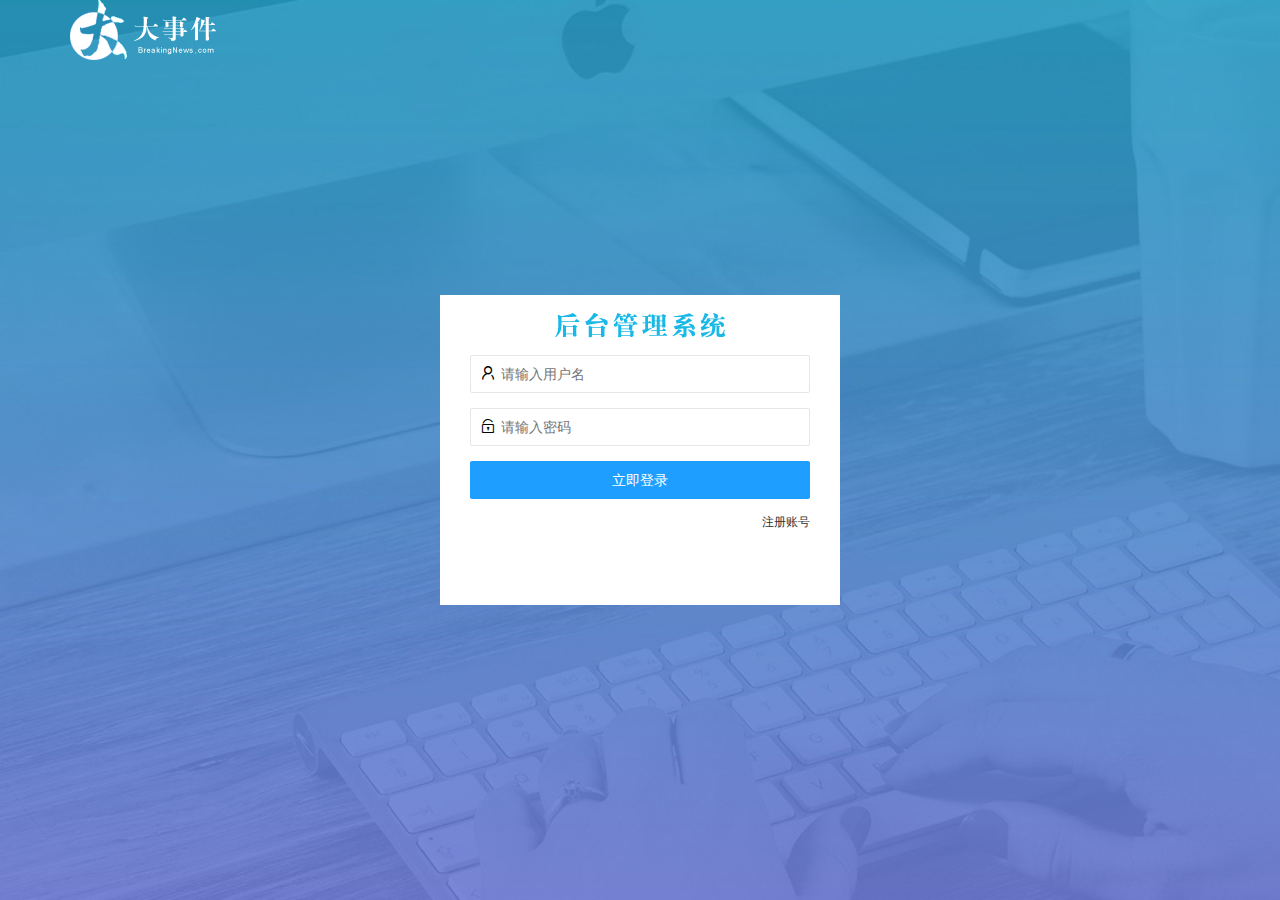
<file: login.html>
<!DOCTYPE html>
<html lang="en">

<head>
    <meta charset="UTF-8">
    <meta name="viewport" content="width=device-width, initial-scale=1.0">
    <title>登录/注册</title>
    <link rel="stylesheet" href="/assets/lib/layui/css/layui.css">
    <link rel="stylesheet" href="/assets/css/login.css">
</head>

<body>
    <!-- 头部的log区域 -->
    <div class="layui-main">
        <img src="/assets/images/logo.png" alt="">
    </div>

    <!-- 登录注册区域 -->
    <div class="loginAndRegBox">
        <div class="title-box"></div>

        <!-- 登录 -->
        <div class="login-box">
            <form class="layui-form" id="formLogin">
                <!-- 用户名 -->
                <div class="layui-form-item">
                    <i class="layui-icon layui-icon-username"></i>
                    <input type="text" name="username" required lay-verify="required" placeholder="请输入用户名"
                        autocomplete="off" class="layui-input">
                </div>
                <!-- 密码 -->
                <div class="layui-form-item">
                    <i class="layui-icon layui-icon-password"></i>
                    <input type="password" name="password" required lay-verify="required|pwd" placeholder="请输入密码"
                        autocomplete="off" class="layui-input">
                </div>

                <!-- 登录 -->
                <div class="layui-form-item">
                    <button class="layui-btn layui-btn-fluid layui-btn-normal" lay-submit
                        lay-filter="formDemo">立即登录</button>
                </div>

                <div class="layui-form-item links">
                    <a href="javascript:;" id="link_reg">注册账号</a>
                </div>

            </form>
        </div>

        <!-- 注册 -->
        <div class="reg-box">
            <!-- 注册表单 -->
            <form class="layui-form" id="regForm">
                <!-- 用户名 -->
                <div class="layui-form-item">
                    <i class="layui-icon layui-icon-username"></i>
                    <input type="text" name="username" required lay-verify="required" placeholder="填写用户名"
                        autocomplete="off" class="layui-input">
                </div>
                <!-- 密码 -->
                <div class="layui-form-item">
                    <i class="layui-icon layui-icon-password"></i>
                    <input type="password" name="password" required lay-verify="pwd" placeholder="设置密码"
                        autocomplete="off" class="layui-input">
                </div>

                <!-- 再次确认密码 -->
                <div class="layui-form-item">
                    <i class="layui-icon layui-icon-password"></i>
                    <input type="password" name="repassword" required lay-verify="pwd|repwd" placeholder="请再次确认密码"
                        autocomplete="off" class="layui-input">
                </div>

                <!-- 注册按钮 -->
                <div class="layui-form-item">
                    <button class="layui-btn layui-btn-fluid layui-btn-normal" lay-submit
                        lay-filter="formDemo">立即注册</button>
                </div>

                <div class="layui-form-item links">
                    <a href="javascript:;" id="link_login">已有账号?去登陆</a>
                </div>

            </form>
        </div>


    </div>

    <!-- 导入Layui -->
    <script src="./assets/lib/layui/layui.all.js"></script>
    <!-- 导入jqr -->
    <script src="./assets/lib/jquery.js"></script>
    <!-- 导入自己封装的ajaxPrefilter -->
    <script src="./assets/js/baseAPI.js"></script>
    <!-- 导入自己的js -->
    <script src="./assets/js/login.js"></script>
</body>

</html>
</file>
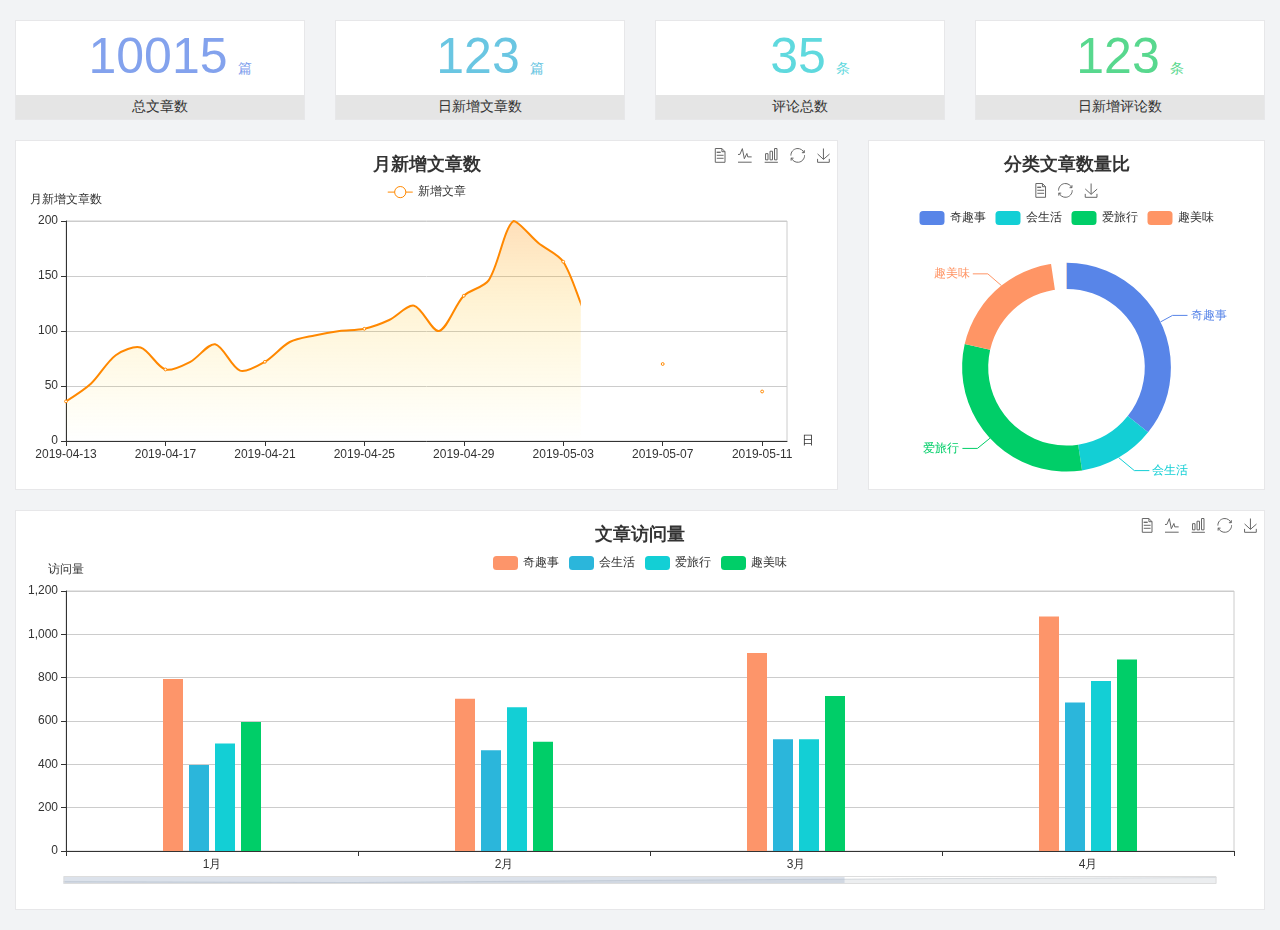
<file: home/dashboard.html>
<!DOCTYPE html>
<html lang="en">

<head>
  <meta charset="UTF-8">
  <meta name="viewport" content="width=device-width, initial-scale=1.0">
  <meta http-equiv="X-UA-Compatible" content="ie=edge">
  <title>图表统计</title>
  <link rel="stylesheet" href="../../assets/lib/bootstrap.css" />
  <link rel="stylesheet" href="../../assets/lib/main.css" />
  <script src="../../assets/lib/jquery.js"></script>
  <script type="text/javascript" src="../../assets/lib/echarts.min.js"></script>
</head>

<body>
  <div class="container-fluid">
    <div class="row spannel_list">
      <div class="col-sm-3 col-xs-6">
        <div class="spannel">
          <em>10015</em><span>篇</span>
          <b>总文章数</b>
        </div>
      </div>
      <div class="col-sm-3 col-xs-6">
        <div class="spannel scolor01">
          <em>123</em><span>篇</span>
          <b>日新增文章数</b>
        </div>
      </div>
      <div class="col-sm-3 col-xs-6">
        <div class="spannel scolor02">
          <em>35</em><span>条</span>
          <b>评论总数</b>
        </div>
      </div>
      <div class="col-sm-3 col-xs-6">
        <div class="spannel scolor03">
          <em>123</em><span>条</span>
          <b>日新增评论数</b>
        </div>
      </div>
    </div>
  </div>

  <div class="container-fluid">
    <div class="row curve-pie">
      <div class="col-lg-8 col-md-8">
        <div class="gragh_pannel" id="curve_show"></div>
      </div>
      <div class="col-lg-4 col-md-4">
        <div class="gragh_pannel" id="pie_show"></div>
      </div>
    </div>
  </div>

  <div class="container-fluid">
    <div class="column_pannel" id="column_show"></div>
  </div>

  <script>
    var oChart = echarts.init(document.getElementById('curve_show'));
    var aList_all = [
      { 'count': 36, 'date': '2019-04-13' },
      { 'count': 52, 'date': '2019-04-14' },
      { 'count': 78, 'date': '2019-04-15' },
      { 'count': 85, 'date': '2019-04-16' },
      { 'count': 65, 'date': '2019-04-17' },
      { 'count': 72, 'date': '2019-04-18' },
      { 'count': 88, 'date': '2019-04-19' },
      { 'count': 64, 'date': '2019-04-20' },
      { 'count': 72, 'date': '2019-04-21' },
      { 'count': 90, 'date': '2019-04-22' },
      { 'count': 96, 'date': '2019-04-23' },
      { 'count': 100, 'date': '2019-04-24' },
      { 'count': 102, 'date': '2019-04-25' },
      { 'count': 110, 'date': '2019-04-26' },
      { 'count': 123, 'date': '2019-04-27' },
      { 'count': 100, 'date': '2019-04-28' },
      { 'count': 132, 'date': '2019-04-29' },
      { 'count': 146, 'date': '2019-04-30' },
      { 'count': 200, 'date': '2019-05-01' },
      { 'count': 180, 'date': '2019-05-02' },
      { 'count': 163, 'date': '2019-05-03' },
      { 'count': 110, 'date': '2019-05-04' },
      { 'count': 80, 'date': '2019-05-05' },
      { 'count': 82, 'date': '2019-05-06' },
      { 'count': 70, 'date': '2019-05-07' },
      { 'count': 65, 'date': '2019-05-08' },
      { 'count': 54, 'date': '2019-05-09' },
      { 'count': 40, 'date': '2019-05-10' },
      { 'count': 45, 'date': '2019-05-11' },
      { 'count': 38, 'date': '2019-05-12' },
    ];

    let aCount = [];
    let aDate = [];

    for (var i = 0; i < aList_all.length; i++) {
      aCount.push(aList_all[i].count);
      aDate.push(aList_all[i].date);
    }

    var chartopt = {
      title: {
        text: '月新增文章数',
        left: 'center',
        top: '10'
      },
      tooltip: {
        trigger: 'axis'
      },
      legend: {
        data: ['新增文章'],
        top: '40'
      },
      toolbox: {
        show: true,
        feature: {
          mark: { show: true },
          dataView: { show: true, readOnly: false },
          magicType: { show: true, type: ['line', 'bar'] },
          restore: { show: true },
          saveAsImage: { show: true }
        }
      },
      calculable: true,
      xAxis: [
        {
          name: '日',
          type: 'category',
          boundaryGap: false,
          data: aDate
        }
      ],
      yAxis: [
        {
          name: '月新增文章数',
          type: 'value'
        }
      ],
      series: [
        {
          name: '新增文章',
          type: 'line',
          smooth: true,
          itemStyle: { normal: { areaStyle: { type: 'default' }, color: '#f80' }, lineStyle: { color: '#f80' } },
          data: aCount
        }],
      areaStyle: {
        normal: {
          color: new echarts.graphic.LinearGradient(0, 0, 0, 1, [{
            offset: 0,
            color: 'rgba(255,136,0,0.39)'
          }, {
            offset: .34,
            color: 'rgba(255,180,0,0.25)'
          }, {
            offset: 1,
            color: 'rgba(255,222,0,0.00)'
          }])

        }
      },
      grid: {
        show: true,
        x: 50,
        x2: 50,
        y: 80,
        height: 220
      }
    };

    oChart.setOption(chartopt);


    var oPie = echarts.init(document.getElementById('pie_show'));
    var oPieopt =
    {
      title: {
        top: 10,
        text: '分类文章数量比',
        x: 'center'
      },
      tooltip: {
        trigger: 'item',
        formatter: "{a} <br/>{b} : {c} ({d}%)"
      },
      color: ['#5885e8', '#13cfd5', '#00ce68', '#ff9565'],
      legend: {
        x: 'center',
        top: 65,
        data: ['奇趣事', '会生活', '爱旅行', '趣美味']
      },
      toolbox: {
        show: true,
        x: 'center',
        top: 35,
        feature: {
          mark: { show: true },
          dataView: { show: true, readOnly: false },
          magicType: {
            show: true,
            type: ['pie', 'funnel'],
            option: {
              funnel: {
                x: '25%',
                width: '50%',
                funnelAlign: 'left',
                max: 1548
              }
            }
          },
          restore: { show: true },
          saveAsImage: { show: true }
        }
      },
      calculable: true,
      series: [
        {
          name: '访问来源',
          type: 'pie',
          radius: ['45%', '60%'],
          center: ['50%', '65%'],
          data: [
            { value: 300, name: '奇趣事' },
            { value: 100, name: '会生活' },
            { value: 260, name: '爱旅行' },
            { value: 180, name: '趣美味' }
          ]
        }
      ]
    };
    oPie.setOption(oPieopt);



    var oColumn = this.echarts.init(document.getElementById('column_show'));
    var oColumnopt =
    {
      title: {
        text: '文章访问量',
        left: 'center',
        top: '10'
      },
      tooltip: {
        trigger: 'axis'
      },
      legend: {
        data: ['奇趣事', '会生活', '爱旅行', '趣美味'],
        top: '40'
      },
      toolbox: {
        show: true,
        feature: {
          mark: { show: true },
          dataView: { show: true, readOnly: false },
          magicType: { show: true, type: ['line', 'bar'] },
          restore: { show: true },
          saveAsImage: { show: true }
        }
      },
      calculable: true,
      xAxis: [
        {
          type: 'category',
          data: ['1月', '2月', '3月', '4月', '5月']
        }
      ],
      yAxis: [
        {
          name: '访问量',
          type: 'value'
        }
      ],
      series: [
        {
          name: '奇趣事',
          type: 'bar',
          barWidth: 20,
          itemStyle: {
            normal: { areaStyle: { type: 'default' }, color: '#fd956a' }
          },
          data: [800, 708, 920, 1090, 1200]
        },
        {
          name: '会生活',
          type: 'bar',
          barWidth: 20,
          itemStyle: {
            normal: { areaStyle: { type: 'default' }, color: '#2bb6db' }
          },
          data: [400, 468, 520, 690, 800]
        },
        {
          name: '爱旅行',
          type: 'bar',
          barWidth: 20,
          itemStyle: {
            normal: { areaStyle: { type: 'default' }, color: '#13cfd5' }
          },
          data: [500, 668, 520, 790, 900]
        },
        {
          name: '趣美味',
          type: 'bar',
          barWidth: 20,
          itemStyle: {
            normal: { areaStyle: { type: 'default' }, color: '#00ce68' }
          },
          data: [600, 508, 720, 890, 1000]
        }
      ],
      grid: {
        show: true,
        x: 50,
        x2: 30,
        y: 80,
        height: 260
      },
      dataZoom: [//给x轴设置滚动条
        {
          start: 0,//默认为0
          end: 100 - 1000 / 31,//默认为100
          type: 'slider',
          show: true,
          xAxisIndex: [0],
          handleSize: 0,//滑动条的 左右2个滑动条的大小
          height: 8,//组件高度
          left: 45, //左边的距离
          right: 50,//右边的距离
          bottom: 26,//右边的距离
          handleColor: '#ddd',//h滑动图标的颜色
          handleStyle: {
            borderColor: "#cacaca",
            borderWidth: "1",
            shadowBlur: 2,
            background: "#ddd",
            shadowColor: "#ddd",
          }
        }]
    };
    oColumn.setOption(oColumnopt);
  </script>
</body>

</html>
</file>
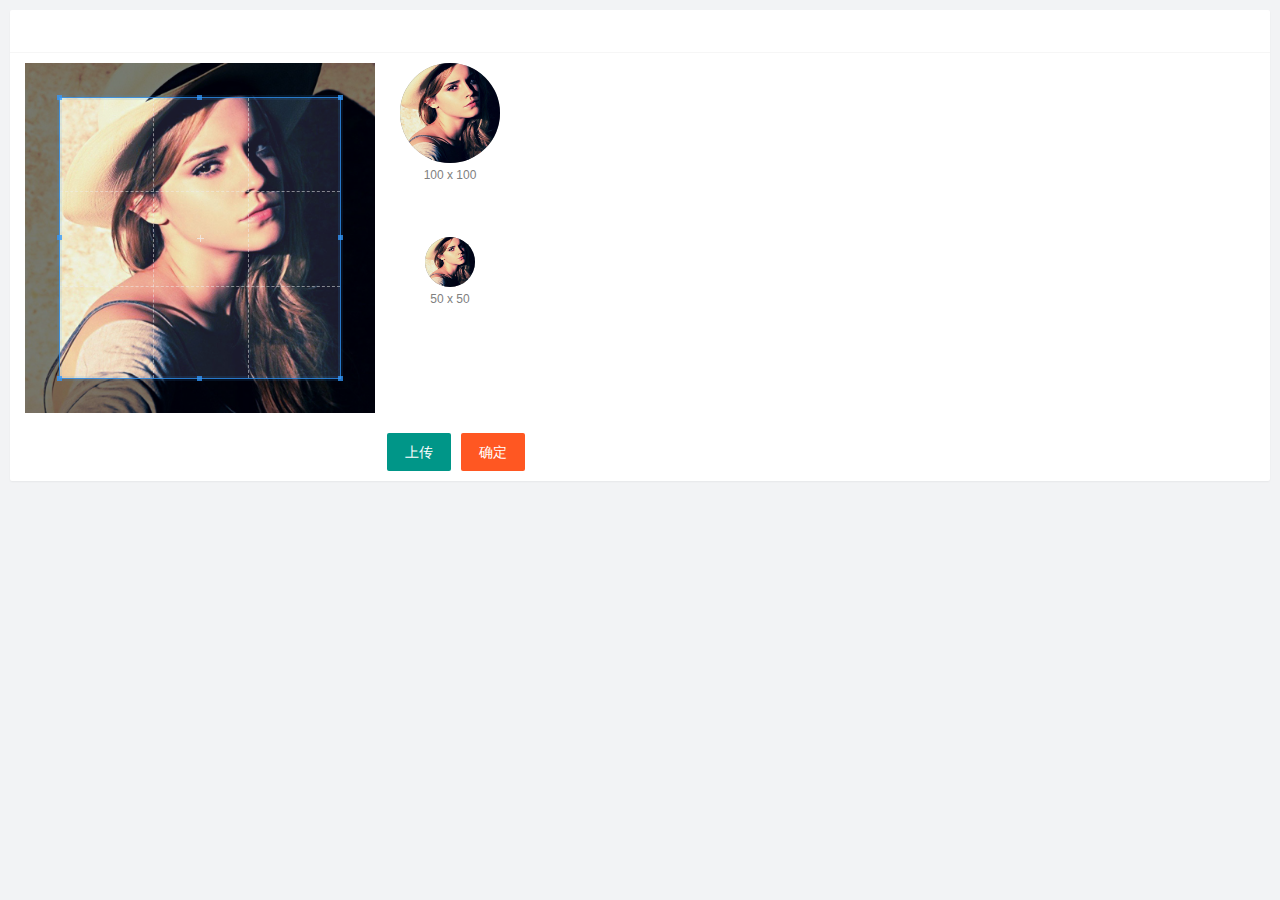
<file: user/user_avatar.html>
<!DOCTYPE html>
<html lang="en">

<head>
    <meta charset="UTF-8">
    <meta name="viewport" content="width=device-width, initial-scale=1.0">
    <title>Document</title>
    <link rel="stylesheet" href="/assets/lib/layui/css/layui.css">
    <link rel="stylesheet" href="/assets/lib/cropper/cropper.css">
    <link rel="stylesheet" href="/user/css/user_avatar.css">
</head>

<body>
    <!-- 卡片区 -->
    <div class="layui-card">
        <div class="layui-card-header"></div>
        <div class="layui-card-body">
            <!-- form表单区域 -->
            <!-- 第一行的图片裁剪和预览区域 -->
            <div class="row1">
                <!-- 图片裁剪区域 -->
                <div class="cropper-box">
                    <!-- 这个 img 标签很重要，将来会把它初始化为裁剪区域 -->
                    <img id="image" src="/assets/images/sample.jpg" />
                </div>
                <!-- 图片的预览区域 -->
                <div class="preview-box">
                    <div>
                        <!-- 宽高为 100px 的预览区域 -->
                        <div class="img-preview w100"></div>
                        <p class="size">100 x 100</p>
                    </div>
                    <div>
                        <!-- 宽高为 50px 的预览区域 -->
                        <div class="img-preview w50"></div>
                        <p class="size">50 x 50</p>
                    </div>
                </div>
            </div>

            <!-- 第二行的按钮区域 -->
            <div class="row2">
                <input type="file" id="file" accept="image/jpeg,image/png">
                <button type="button" class="layui-btn" id="btnUlopd">上传</button>
                <button type="button" class="layui-btn layui-btn-danger" id="btnOk">确定</button>
            </div>
        </div>
    </div>
    <script src="/assets/lib/layui/layui.all.js"></script>
    <script src="/assets/lib/jquery.js"></script>
    <script src="/assets/lib/cropper/Cropper.js"></script>
    <script src="/assets/lib/cropper/jquery-cropper.js"></script>
    <script src="/assets/js/baseAPI.js"></script>
    <script src="/user/js/user_avatar.js"></script>

</body>

</html>
</file>
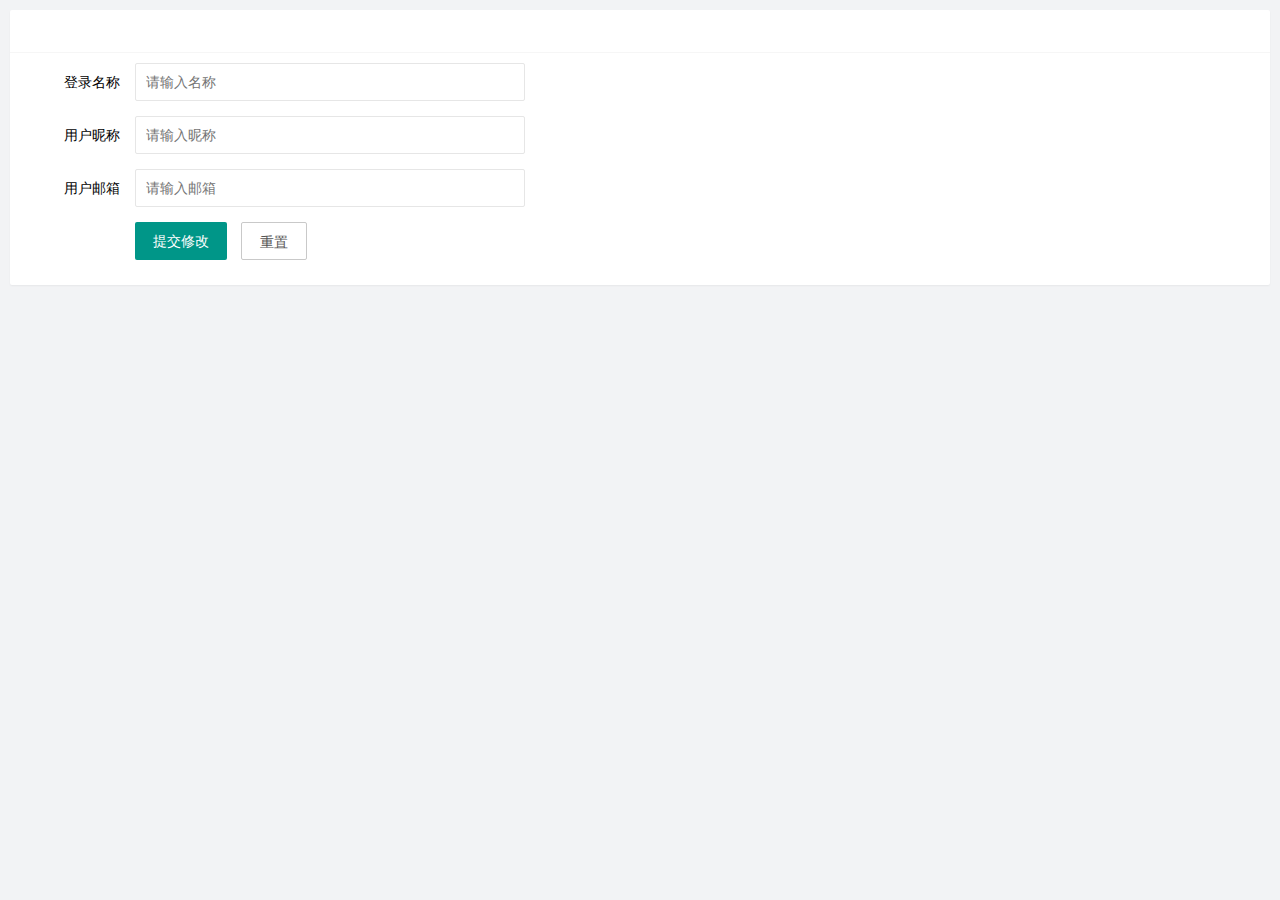
<file: user/user_info.html>
<!DOCTYPE html>
<html lang="en">

<head>
    <meta charset="UTF-8">
    <meta name="viewport" content="width=device-width, initial-scale=1.0">
    <title>Document</title>
    <link rel="stylesheet" href="/assets/lib/layui/css/layui.css">
    <link rel="stylesheet" href="/user/css/user_info.css">
</head>

<body>
    <!-- 卡片区 -->
    <div class="layui-card">
        <div class="layui-card-header"></div>
        <div class="layui-card-body">
            <!-- form表单区域 -->
            <form class="layui-form" lay-filter="userForm">
                <!-- 隐藏域  在ajax 加载用户 信息通过 js 设置值-->
                <input type="hidden" name="id" value="">
                <!-- 名称 -->
                <div class="layui-form-item">
                    <label class="layui-form-label">登录名称</label>
                    <div class="layui-input-block">
                        <input type="text" name="username" required lay-verify="required" placeholder="请输入名称"
                            autocomplete="off" class="layui-input" readonly>
                    </div>
                </div>
                <!-- 昵称 -->
                <div class="layui-form-item">
                    <label class="layui-form-label">用户昵称</label>
                    <div class="layui-input-block">
                        <input type="text" name="nickname" required lay-verify="required" placeholder="请输入昵称"
                            autocomplete="off" class="layui-input">
                    </div>
                </div>
                <!-- 邮箱 -->
                <div class="layui-form-item">
                    <label class="layui-form-label">用户邮箱</label>
                    <div class="layui-input-block">
                        <input type="text" name="email" required lay-verify="required" placeholder="请输入邮箱"
                            autocomplete="off" class="layui-input">
                    </div>
                </div>
                <!-- 提交 -->
                <div class="layui-form-item">
                    <div class="layui-input-block">
                        <button class="layui-btn" lay-submit lay-filter="formDemo" lay-submit>提交修改</button>
                        <button type="button" class="layui-btn layui-btn-primary" id="btnReset">重置</button>
                    </div>
                </div>
            </form>

        </div>
    </div>
    <script src="/assets/lib/layui/layui.all.js"></script>
    <script src="/assets/lib/jquery.js"></script>
    <script src="/assets/js/baseAPI.js"></script>
    <script src="/user/js/user_info.js"></script>
</body>

</html>
</file>
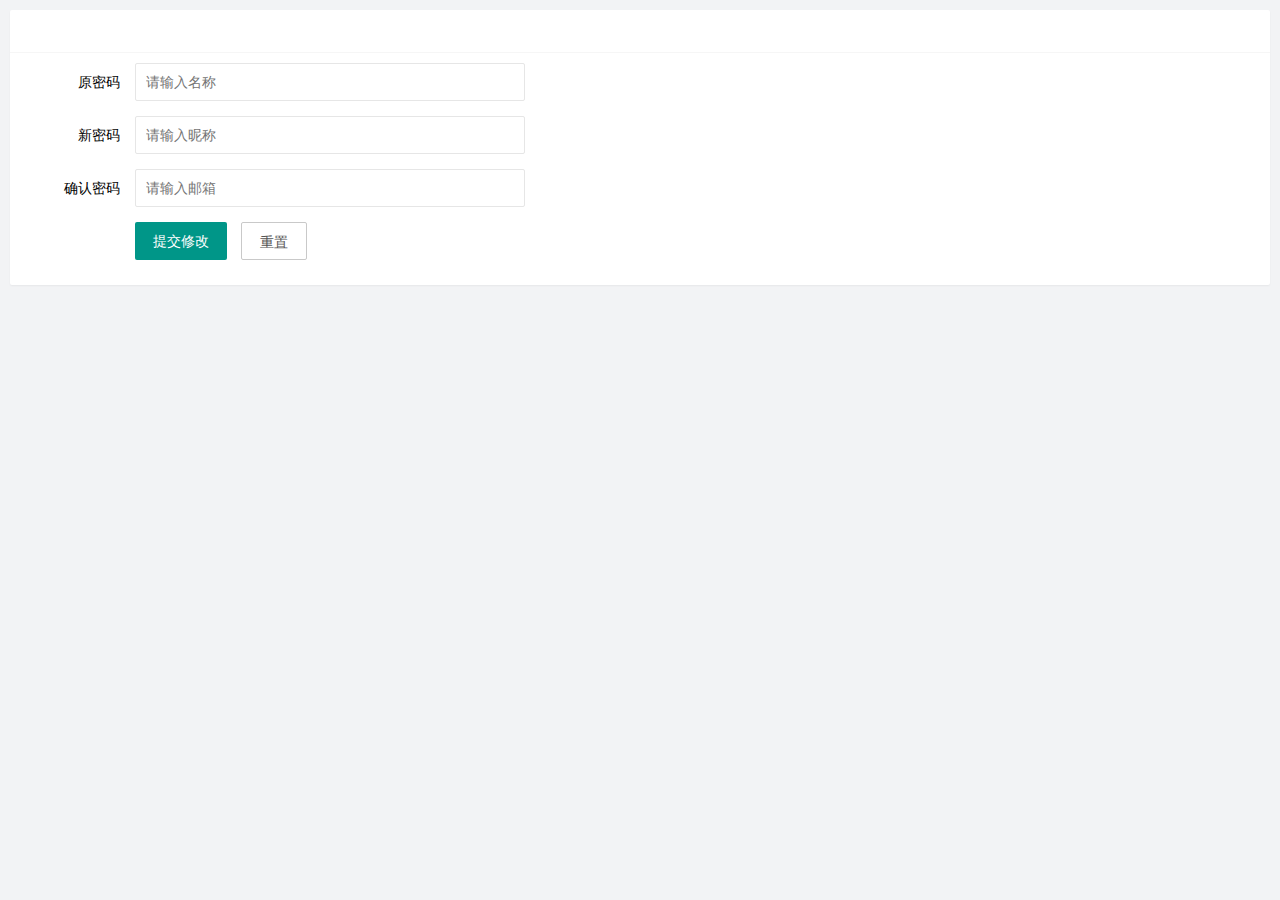
<file: user/user_pwd.html>
<!DOCTYPE html>
<html lang="en">

<head>
    <meta charset="UTF-8">
    <meta name="viewport" content="width=device-width, initial-scale=1.0">
    <title>Document</title>
    <link rel="stylesheet" href="/assets/lib/layui/css/layui.css">
    <link rel="stylesheet" href="/user/css/user_pwd .css">
</head>

<body>
    <!-- 卡片区 -->
    <div class="layui-card">
        <div class="layui-card-header"></div>
        <div class="layui-card-body">
            <!-- form表单区域 -->
            <form class="layui-form" lay-filter="userForm">
                <!-- 隐藏域  在ajax 加载用户 信息通过 js 设置值-->
                <input type="hidden" name="id" value="">
                <!-- 名称 -->
                <div class="layui-form-item">
                    <label class="layui-form-label">原密码</label>
                    <div class="layui-input-block">
                        <input type="text" name="oldPwd" required lay-verify="pwd" placeholder="请输入名称"
                            autocomplete="off" class="layui-input">
                    </div>
                </div>
                <!-- 昵称 -->
                <div class="layui-form-item">
                    <label class="layui-form-label">新密码</label>
                    <div class="layui-input-block">
                        <input type="text" name="newPwd" required lay-verify="pwd|samePwd" placeholder="请输入昵称"
                            autocomplete="off" class="layui-input">
                    </div>
                </div>
                <!-- 邮箱 -->
                <div class="layui-form-item">
                    <label class="layui-form-label">确认密码</label>
                    <div class="layui-input-block">
                        <input type="text" name="reNewPwd" required lay-verify="confirmpwd" placeholder="请输入邮箱"
                            autocomplete="off" class="layui-input">
                    </div>
                </div>
                <!-- 提交 -->
                <div class="layui-form-item">
                    <div class="layui-input-block">
                        <button class="layui-btn" lay-submit lay-filter="formDemo" lay-submit>提交修改</button>
                        <button type="button" class="layui-btn layui-btn-primary" id="btnReset">重置</button>
                    </div>
                </div>
            </form>

        </div>
    </div>
    <script src="/assets/lib/layui/layui.all.js"></script>
    <script src="/assets/lib/jquery.js"></script>
    <script src="/assets/js/baseAPI.js"></script>
    <script src="js/user_pwd.js"></script>
</body>

</html>
</file>
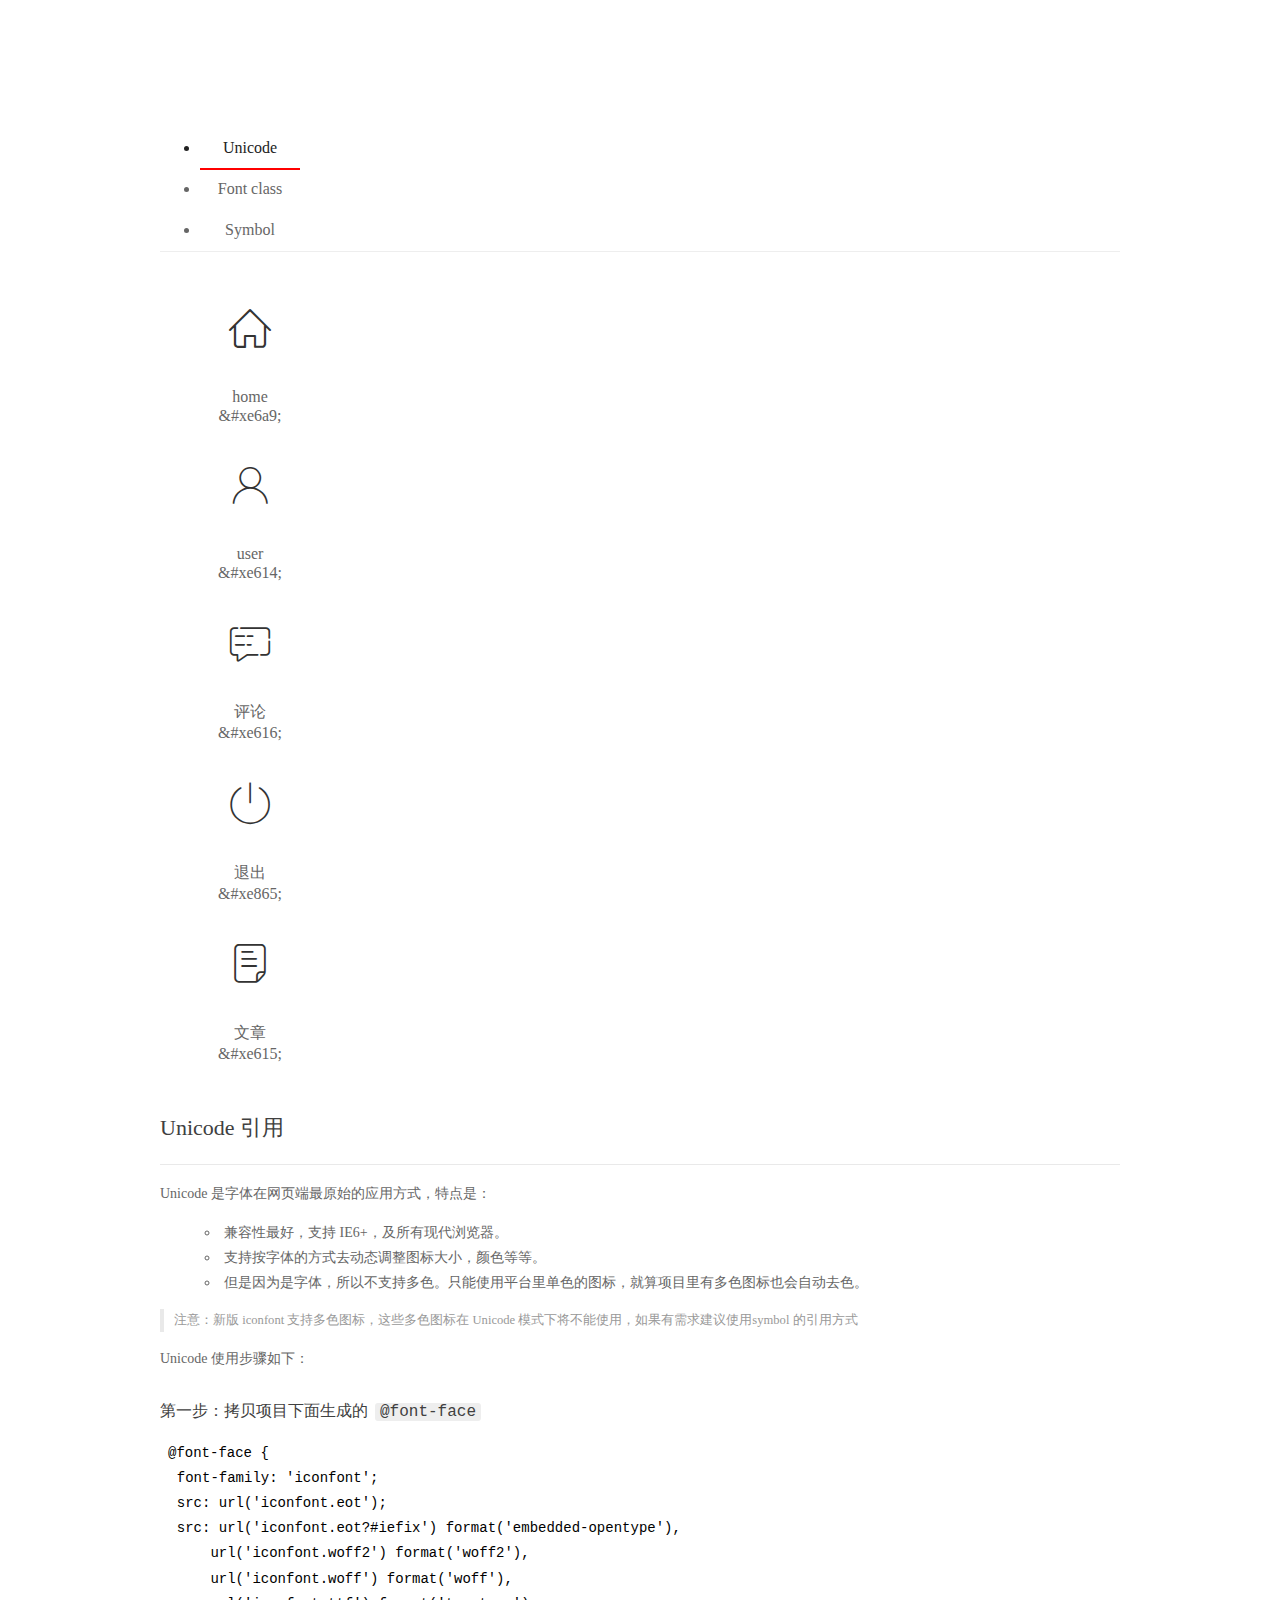
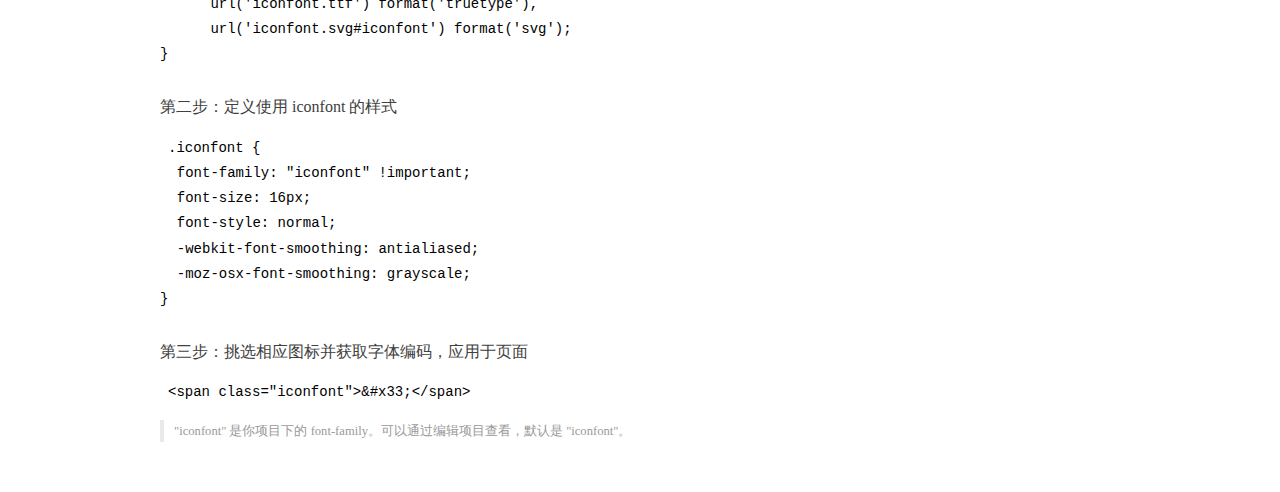
<file: assets/fonts/demo_index.html>
<!DOCTYPE html>
<html>
<head>
  <meta charset="utf-8"/>
  <title>IconFont Demo</title>
  <link rel="shortcut icon" href="https://gtms04.alicdn.com/tps/i4/TB1_oz6GVXXXXaFXpXXJDFnIXXX-64-64.ico" type="image/x-icon"/>
  <link rel="stylesheet" href="https://g.alicdn.com/thx/cube/1.3.2/cube.min.css">
  <link rel="stylesheet" href="demo.css">
  <link rel="stylesheet" href="iconfont.css">
  <script src="iconfont.js"></script>
  <!-- jQuery -->
  <script src="https://a1.alicdn.com/oss/uploads/2018/12/26/7bfddb60-08e8-11e9-9b04-53e73bb6408b.js"></script>
  <!-- 代码高亮 -->
  <script src="https://a1.alicdn.com/oss/uploads/2018/12/26/a3f714d0-08e6-11e9-8a15-ebf944d7534c.js"></script>
</head>
<body>
  <div class="main">
    <h1 class="logo"><a href="https://www.iconfont.cn/" title="iconfont 首页" target="_blank">&#xe86b;</a></h1>
    <div class="nav-tabs">
      <ul id="tabs" class="dib-box">
        <li class="dib active"><span>Unicode</span></li>
        <li class="dib"><span>Font class</span></li>
        <li class="dib"><span>Symbol</span></li>
      </ul>
      
    </div>
    <div class="tab-container">
      <div class="content unicode" style="display: block;">
          <ul class="icon_lists dib-box">
          
            <li class="dib">
              <span class="icon iconfont">&#xe6a9;</span>
                <div class="name">home</div>
                <div class="code-name">&amp;#xe6a9;</div>
              </li>
          
            <li class="dib">
              <span class="icon iconfont">&#xe614;</span>
                <div class="name">user</div>
                <div class="code-name">&amp;#xe614;</div>
              </li>
          
            <li class="dib">
              <span class="icon iconfont">&#xe616;</span>
                <div class="name">评论</div>
                <div class="code-name">&amp;#xe616;</div>
              </li>
          
            <li class="dib">
              <span class="icon iconfont">&#xe865;</span>
                <div class="name">退出</div>
                <div class="code-name">&amp;#xe865;</div>
              </li>
          
            <li class="dib">
              <span class="icon iconfont">&#xe615;</span>
                <div class="name">文章</div>
                <div class="code-name">&amp;#xe615;</div>
              </li>
          
          </ul>
          <div class="article markdown">
          <h2 id="unicode-">Unicode 引用</h2>
          <hr>

          <p>Unicode 是字体在网页端最原始的应用方式，特点是：</p>
          <ul>
            <li>兼容性最好，支持 IE6+，及所有现代浏览器。</li>
            <li>支持按字体的方式去动态调整图标大小，颜色等等。</li>
            <li>但是因为是字体，所以不支持多色。只能使用平台里单色的图标，就算项目里有多色图标也会自动去色。</li>
          </ul>
          <blockquote>
            <p>注意：新版 iconfont 支持多色图标，这些多色图标在 Unicode 模式下将不能使用，如果有需求建议使用symbol 的引用方式</p>
          </blockquote>
          <p>Unicode 使用步骤如下：</p>
          <h3 id="-font-face">第一步：拷贝项目下面生成的 <code>@font-face</code></h3>
<pre><code class="language-css"
>@font-face {
  font-family: 'iconfont';
  src: url('iconfont.eot');
  src: url('iconfont.eot?#iefix') format('embedded-opentype'),
      url('iconfont.woff2') format('woff2'),
      url('iconfont.woff') format('woff'),
      url('iconfont.ttf') format('truetype'),
      url('iconfont.svg#iconfont') format('svg');
}
</code></pre>
          <h3 id="-iconfont-">第二步：定义使用 iconfont 的样式</h3>
<pre><code class="language-css"
>.iconfont {
  font-family: "iconfont" !important;
  font-size: 16px;
  font-style: normal;
  -webkit-font-smoothing: antialiased;
  -moz-osx-font-smoothing: grayscale;
}
</code></pre>
          <h3 id="-">第三步：挑选相应图标并获取字体编码，应用于页面</h3>
<pre>
<code class="language-html"
>&lt;span class="iconfont"&gt;&amp;#x33;&lt;/span&gt;
</code></pre>
          <blockquote>
            <p>"iconfont" 是你项目下的 font-family。可以通过编辑项目查看，默认是 "iconfont"。</p>
          </blockquote>
          </div>
      </div>
      <div class="content font-class">
        <ul class="icon_lists dib-box">
          
          <li class="dib">
            <span class="icon iconfont icon-home"></span>
            <div class="name">
              home
            </div>
            <div class="code-name">.icon-home
            </div>
          </li>
          
          <li class="dib">
            <span class="icon iconfont icon-user"></span>
            <div class="name">
              user
            </div>
            <div class="code-name">.icon-user
            </div>
          </li>
          
          <li class="dib">
            <span class="icon iconfont icon-pinglun"></span>
            <div class="name">
              评论
            </div>
            <div class="code-name">.icon-pinglun
            </div>
          </li>
          
          <li class="dib">
            <span class="icon iconfont icon-tuichu"></span>
            <div class="name">
              退出
            </div>
            <div class="code-name">.icon-tuichu
            </div>
          </li>
          
          <li class="dib">
            <span class="icon iconfont icon-16"></span>
            <div class="name">
              文章
            </div>
            <div class="code-name">.icon-16
            </div>
          </li>
          
        </ul>
        <div class="article markdown">
        <h2 id="font-class-">font-class 引用</h2>
        <hr>

        <p>font-class 是 Unicode 使用方式的一种变种，主要是解决 Unicode 书写不直观，语意不明确的问题。</p>
        <p>与 Unicode 使用方式相比，具有如下特点：</p>
        <ul>
          <li>兼容性良好，支持 IE8+，及所有现代浏览器。</li>
          <li>相比于 Unicode 语意明确，书写更直观。可以很容易分辨这个 icon 是什么。</li>
          <li>因为使用 class 来定义图标，所以当要替换图标时，只需要修改 class 里面的 Unicode 引用。</li>
          <li>不过因为本质上还是使用的字体，所以多色图标还是不支持的。</li>
        </ul>
        <p>使用步骤如下：</p>
        <h3 id="-fontclass-">第一步：引入项目下面生成的 fontclass 代码：</h3>
<pre><code class="language-html">&lt;link rel="stylesheet" href="./iconfont.css"&gt;
</code></pre>
        <h3 id="-">第二步：挑选相应图标并获取类名，应用于页面：</h3>
<pre><code class="language-html">&lt;span class="iconfont icon-xxx"&gt;&lt;/span&gt;
</code></pre>
        <blockquote>
          <p>"
            iconfont" 是你项目下的 font-family。可以通过编辑项目查看，默认是 "iconfont"。</p>
        </blockquote>
      </div>
      </div>
      <div class="content symbol">
          <ul class="icon_lists dib-box">
          
            <li class="dib">
                <svg class="icon svg-icon" aria-hidden="true">
                  <use xlink:href="#icon-home"></use>
                </svg>
                <div class="name">home</div>
                <div class="code-name">#icon-home</div>
            </li>
          
            <li class="dib">
                <svg class="icon svg-icon" aria-hidden="true">
                  <use xlink:href="#icon-user"></use>
                </svg>
                <div class="name">user</div>
                <div class="code-name">#icon-user</div>
            </li>
          
            <li class="dib">
                <svg class="icon svg-icon" aria-hidden="true">
                  <use xlink:href="#icon-pinglun"></use>
                </svg>
                <div class="name">评论</div>
                <div class="code-name">#icon-pinglun</div>
            </li>
          
            <li class="dib">
                <svg class="icon svg-icon" aria-hidden="true">
                  <use xlink:href="#icon-tuichu"></use>
                </svg>
                <div class="name">退出</div>
                <div class="code-name">#icon-tuichu</div>
            </li>
          
            <li class="dib">
                <svg class="icon svg-icon" aria-hidden="true">
                  <use xlink:href="#icon-16"></use>
                </svg>
                <div class="name">文章</div>
                <div class="code-name">#icon-16</div>
            </li>
          
          </ul>
          <div class="article markdown">
          <h2 id="symbol-">Symbol 引用</h2>
          <hr>

          <p>这是一种全新的使用方式，应该说这才是未来的主流，也是平台目前推荐的用法。相关介绍可以参考这篇<a href="">文章</a>
            这种用法其实是做了一个 SVG 的集合，与另外两种相比具有如下特点：</p>
          <ul>
            <li>支持多色图标了，不再受单色限制。</li>
            <li>通过一些技巧，支持像字体那样，通过 <code>font-size</code>, <code>color</code> 来调整样式。</li>
            <li>兼容性较差，支持 IE9+，及现代浏览器。</li>
            <li>浏览器渲染 SVG 的性能一般，还不如 png。</li>
          </ul>
          <p>使用步骤如下：</p>
          <h3 id="-symbol-">第一步：引入项目下面生成的 symbol 代码：</h3>
<pre><code class="language-html">&lt;script src="./iconfont.js"&gt;&lt;/script&gt;
</code></pre>
          <h3 id="-css-">第二步：加入通用 CSS 代码（引入一次就行）：</h3>
<pre><code class="language-html">&lt;style&gt;
.icon {
  width: 1em;
  height: 1em;
  vertical-align: -0.15em;
  fill: currentColor;
  overflow: hidden;
}
&lt;/style&gt;
</code></pre>
          <h3 id="-">第三步：挑选相应图标并获取类名，应用于页面：</h3>
<pre><code class="language-html">&lt;svg class="icon" aria-hidden="true"&gt;
  &lt;use xlink:href="#icon-xxx"&gt;&lt;/use&gt;
&lt;/svg&gt;
</code></pre>
          </div>
      </div>

    </div>
  </div>
  <script>
  $(document).ready(function () {
      $('.tab-container .content:first').show()

      $('#tabs li').click(function (e) {
        var tabContent = $('.tab-container .content')
        var index = $(this).index()

        if ($(this).hasClass('active')) {
          return
        } else {
          $('#tabs li').removeClass('active')
          $(this).addClass('active')

          tabContent.hide().eq(index).fadeIn()
        }
      })
    })
  </script>
</body>
</html>
</file>
<file: assets/lib/layui/css/layui.css>
/** layui-v2.5.5 MIT License By https://www.layui.com */
 .layui-inline,img{display:inline-block;vertical-align:middle}h1,h2,h3,h4,h5,h6{font-weight:400}.layui-edge,.layui-header,.layui-inline,.layui-main{position:relative}.layui-body,.layui-edge,.layui-elip{overflow:hidden}.layui-btn,.layui-edge,.layui-inline,img{vertical-align:middle}.layui-btn,.layui-disabled,.layui-icon,.layui-unselect{-moz-user-select:none;-webkit-user-select:none;-ms-user-select:none}.layui-elip,.layui-form-checkbox span,.layui-form-pane .layui-form-label{text-overflow:ellipsis;white-space:nowrap}.layui-breadcrumb,.layui-tree-btnGroup{visibility:hidden}blockquote,body,button,dd,div,dl,dt,form,h1,h2,h3,h4,h5,h6,input,li,ol,p,pre,td,textarea,th,ul{margin:0;padding:0;-webkit-tap-highlight-color:rgba(0,0,0,0)}a:active,a:hover{outline:0}img{border:none}li{list-style:none}table{border-collapse:collapse;border-spacing:0}h4,h5,h6{font-size:100%}button,input,optgroup,option,select,textarea{font-family:inherit;font-size:inherit;font-style:inherit;font-weight:inherit;outline:0}pre{white-space:pre-wrap;white-space:-moz-pre-wrap;white-space:-pre-wrap;white-space:-o-pre-wrap;word-wrap:break-word}body{line-height:24px;font:14px Helvetica Neue,Helvetica,PingFang SC,Tahoma,Arial,sans-serif}hr{height:1px;margin:10px 0;border:0;clear:both}a{color:#333;text-decoration:none}a:hover{color:#777}a cite{font-style:normal;*cursor:pointer}.layui-border-box,.layui-border-box *{box-sizing:border-box}.layui-box,.layui-box *{box-sizing:content-box}.layui-clear{clear:both;*zoom:1}.layui-clear:after{content:'\20';clear:both;*zoom:1;display:block;height:0}.layui-inline{*display:inline;*zoom:1}.layui-edge{display:inline-block;width:0;height:0;border-width:6px;border-style:dashed;border-color:transparent}.layui-edge-top{top:-4px;border-bottom-color:#999;border-bottom-style:solid}.layui-edge-right{border-left-color:#999;border-left-style:solid}.layui-edge-bottom{top:2px;border-top-color:#999;border-top-style:solid}.layui-edge-left{border-right-color:#999;border-right-style:solid}.layui-disabled,.layui-disabled:hover{color:#d2d2d2!important;cursor:not-allowed!important}.layui-circle{border-radius:100%}.layui-show{display:block!important}.layui-hide{display:none!important}@font-face{font-family:layui-icon;src:url(../font/iconfont.eot?v=250);src:url(../font/iconfont.eot?v=250#iefix) format('embedded-opentype'),url(../font/iconfont.woff2?v=250) format('woff2'),url(../font/iconfont.woff?v=250) format('woff'),url(../font/iconfont.ttf?v=250) format('truetype'),url(../font/iconfont.svg?v=250#layui-icon) format('svg')}.layui-icon{font-family:layui-icon!important;font-size:16px;font-style:normal;-webkit-font-smoothing:antialiased;-moz-osx-font-smoothing:grayscale}.layui-icon-reply-fill:before{content:"\e611"}.layui-icon-set-fill:before{content:"\e614"}.layui-icon-menu-fill:before{content:"\e60f"}.layui-icon-search:before{content:"\e615"}.layui-icon-share:before{content:"\e641"}.layui-icon-set-sm:before{content:"\e620"}.layui-icon-engine:before{content:"\e628"}.layui-icon-close:before{content:"\1006"}.layui-icon-close-fill:before{content:"\1007"}.layui-icon-chart-screen:before{content:"\e629"}.layui-icon-star:before{content:"\e600"}.layui-icon-circle-dot:before{content:"\e617"}.layui-icon-chat:before{content:"\e606"}.layui-icon-release:before{content:"\e609"}.layui-icon-list:before{content:"\e60a"}.layui-icon-chart:before{content:"\e62c"}.layui-icon-ok-circle:before{content:"\1005"}.layui-icon-layim-theme:before{content:"\e61b"}.layui-icon-table:before{content:"\e62d"}.layui-icon-right:before{content:"\e602"}.layui-icon-left:before{content:"\e603"}.layui-icon-cart-simple:before{content:"\e698"}.layui-icon-face-cry:before{content:"\e69c"}.layui-icon-face-smile:before{content:"\e6af"}.layui-icon-survey:before{content:"\e6b2"}.layui-icon-tree:before{content:"\e62e"}.layui-icon-upload-circle:before{content:"\e62f"}.layui-icon-add-circle:before{content:"\e61f"}.layui-icon-download-circle:before{content:"\e601"}.layui-icon-templeate-1:before{content:"\e630"}.layui-icon-util:before{content:"\e631"}.layui-icon-face-surprised:before{content:"\e664"}.layui-icon-edit:before{content:"\e642"}.layui-icon-speaker:before{content:"\e645"}.layui-icon-down:before{content:"\e61a"}.layui-icon-file:before{content:"\e621"}.layui-icon-layouts:before{content:"\e632"}.layui-icon-rate-half:before{content:"\e6c9"}.layui-icon-add-circle-fine:before{content:"\e608"}.layui-icon-prev-circle:before{content:"\e633"}.layui-icon-read:before{content:"\e705"}.layui-icon-404:before{content:"\e61c"}.layui-icon-carousel:before{content:"\e634"}.layui-icon-help:before{content:"\e607"}.layui-icon-code-circle:before{content:"\e635"}.layui-icon-water:before{content:"\e636"}.layui-icon-username:before{content:"\e66f"}.layui-icon-find-fill:before{content:"\e670"}.layui-icon-about:before{content:"\e60b"}.layui-icon-location:before{content:"\e715"}.layui-icon-up:before{content:"\e619"}.layui-icon-pause:before{content:"\e651"}.layui-icon-date:before{content:"\e637"}.layui-icon-layim-uploadfile:before{content:"\e61d"}.layui-icon-delete:before{content:"\e640"}.layui-icon-play:before{content:"\e652"}.layui-icon-top:before{content:"\e604"}.layui-icon-friends:before{content:"\e612"}.layui-icon-refresh-3:before{content:"\e9aa"}.layui-icon-ok:before{content:"\e605"}.layui-icon-layer:before{content:"\e638"}.layui-icon-face-smile-fine:before{content:"\e60c"}.layui-icon-dollar:before{content:"\e659"}.layui-icon-group:before{content:"\e613"}.layui-icon-layim-download:before{content:"\e61e"}.layui-icon-picture-fine:before{content:"\e60d"}.layui-icon-link:before{content:"\e64c"}.layui-icon-diamond:before{content:"\e735"}.layui-icon-log:before{content:"\e60e"}.layui-icon-rate-solid:before{content:"\e67a"}.layui-icon-fonts-del:before{content:"\e64f"}.layui-icon-unlink:before{content:"\e64d"}.layui-icon-fonts-clear:before{content:"\e639"}.layui-icon-triangle-r:before{content:"\e623"}.layui-icon-circle:before{content:"\e63f"}.layui-icon-radio:before{content:"\e643"}.layui-icon-align-center:before{content:"\e647"}.layui-icon-align-right:before{content:"\e648"}.layui-icon-align-left:before{content:"\e649"}.layui-icon-loading-1:before{content:"\e63e"}.layui-icon-return:before{content:"\e65c"}.layui-icon-fonts-strong:before{content:"\e62b"}.layui-icon-upload:before{content:"\e67c"}.layui-icon-dialogue:before{content:"\e63a"}.layui-icon-video:before{content:"\e6ed"}.layui-icon-headset:before{content:"\e6fc"}.layui-icon-cellphone-fine:before{content:"\e63b"}.layui-icon-add-1:before{content:"\e654"}.layui-icon-face-smile-b:before{content:"\e650"}.layui-icon-fonts-html:before{content:"\e64b"}.layui-icon-form:before{content:"\e63c"}.layui-icon-cart:before{content:"\e657"}.layui-icon-camera-fill:before{content:"\e65d"}.layui-icon-tabs:before{content:"\e62a"}.layui-icon-fonts-code:before{content:"\e64e"}.layui-icon-fire:before{content:"\e756"}.layui-icon-set:before{content:"\e716"}.layui-icon-fonts-u:before{content:"\e646"}.layui-icon-triangle-d:before{content:"\e625"}.layui-icon-tips:before{content:"\e702"}.layui-icon-picture:before{content:"\e64a"}.layui-icon-more-vertical:before{content:"\e671"}.layui-icon-flag:before{content:"\e66c"}.layui-icon-loading:before{content:"\e63d"}.layui-icon-fonts-i:before{content:"\e644"}.layui-icon-refresh-1:before{content:"\e666"}.layui-icon-rmb:before{content:"\e65e"}.layui-icon-home:before{content:"\e68e"}.layui-icon-user:before{content:"\e770"}.layui-icon-notice:before{content:"\e667"}.layui-icon-login-weibo:before{content:"\e675"}.layui-icon-voice:before{content:"\e688"}.layui-icon-upload-drag:before{content:"\e681"}.layui-icon-login-qq:before{content:"\e676"}.layui-icon-snowflake:before{content:"\e6b1"}.layui-icon-file-b:before{content:"\e655"}.layui-icon-template:before{content:"\e663"}.layui-icon-auz:before{content:"\e672"}.layui-icon-console:before{content:"\e665"}.layui-icon-app:before{content:"\e653"}.layui-icon-prev:before{content:"\e65a"}.layui-icon-website:before{content:"\e7ae"}.layui-icon-next:before{content:"\e65b"}.layui-icon-component:before{content:"\e857"}.layui-icon-more:before{content:"\e65f"}.layui-icon-login-wechat:before{content:"\e677"}.layui-icon-shrink-right:before{content:"\e668"}.layui-icon-spread-left:before{content:"\e66b"}.layui-icon-camera:before{content:"\e660"}.layui-icon-note:before{content:"\e66e"}.layui-icon-refresh:before{content:"\e669"}.layui-icon-female:before{content:"\e661"}.layui-icon-male:before{content:"\e662"}.layui-icon-password:before{content:"\e673"}.layui-icon-senior:before{content:"\e674"}.layui-icon-theme:before{content:"\e66a"}.layui-icon-tread:before{content:"\e6c5"}.layui-icon-praise:before{content:"\e6c6"}.layui-icon-star-fill:before{content:"\e658"}.layui-icon-rate:before{content:"\e67b"}.layui-icon-template-1:before{content:"\e656"}.layui-icon-vercode:before{content:"\e679"}.layui-icon-cellphone:before{content:"\e678"}.layui-icon-screen-full:before{content:"\e622"}.layui-icon-screen-restore:before{content:"\e758"}.layui-icon-cols:before{content:"\e610"}.layui-icon-export:before{content:"\e67d"}.layui-icon-print:before{content:"\e66d"}.layui-icon-slider:before{content:"\e714"}.layui-icon-addition:before{content:"\e624"}.layui-icon-subtraction:before{content:"\e67e"}.layui-icon-service:before{content:"\e626"}.layui-icon-transfer:before{content:"\e691"}.layui-main{width:1140px;margin:0 auto}.layui-header{z-index:1000;height:60px}.layui-header a:hover{transition:all .5s;-webkit-transition:all .5s}.layui-side{position:fixed;left:0;top:0;bottom:0;z-index:999;width:200px;overflow-x:hidden}.layui-side-scroll{position:relative;width:220px;height:100%;overflow-x:hidden}.layui-body{position:absolute;left:200px;right:0;top:0;bottom:0;z-index:998;width:auto;overflow-y:auto;box-sizing:border-box}.layui-layout-body{overflow:hidden}.layui-layout-admin .layui-header{background-color:#23262E}.layui-layout-admin .layui-side{top:60px;width:200px;overflow-x:hidden}.layui-layout-admin .layui-body{position:fixed;top:60px;bottom:44px}.layui-layout-admin .layui-main{width:auto;margin:0 15px}.layui-layout-admin .layui-footer{position:fixed;left:200px;right:0;bottom:0;height:44px;line-height:44px;padding:0 15px;background-color:#eee}.layui-layout-admin .layui-logo{position:absolute;left:0;top:0;width:200px;height:100%;line-height:60px;text-align:center;color:#009688;font-size:16px}.layui-layout-admin .layui-header .layui-nav{background:0 0}.layui-layout-left{position:absolute!important;left:200px;top:0}.layui-layout-right{position:absolute!important;right:0;top:0}.layui-container{position:relative;margin:0 auto;padding:0 15px;box-sizing:border-box}.layui-fluid{position:relative;margin:0 auto;padding:0 15px}.layui-row:after,.layui-row:before{content:'';display:block;clear:both}.layui-col-lg1,.layui-col-lg10,.layui-col-lg11,.layui-col-lg12,.layui-col-lg2,.layui-col-lg3,.layui-col-lg4,.layui-col-lg5,.layui-col-lg6,.layui-col-lg7,.layui-col-lg8,.layui-col-lg9,.layui-col-md1,.layui-col-md10,.layui-col-md11,.layui-col-md12,.layui-col-md2,.layui-col-md3,.layui-col-md4,.layui-col-md5,.layui-col-md6,.layui-col-md7,.layui-col-md8,.layui-col-md9,.layui-col-sm1,.layui-col-sm10,.layui-col-sm11,.layui-col-sm12,.layui-col-sm2,.layui-col-sm3,.layui-col-sm4,.layui-col-sm5,.layui-col-sm6,.layui-col-sm7,.layui-col-sm8,.layui-col-sm9,.layui-col-xs1,.layui-col-xs10,.layui-col-xs11,.layui-col-xs12,.layui-col-xs2,.layui-col-xs3,.layui-col-xs4,.layui-col-xs5,.layui-col-xs6,.layui-col-xs7,.layui-col-xs8,.layui-col-xs9{position:relative;display:block;box-sizing:border-box}.layui-col-xs1,.layui-col-xs10,.layui-col-xs11,.layui-col-xs12,.layui-col-xs2,.layui-col-xs3,.layui-col-xs4,.layui-col-xs5,.layui-col-xs6,.layui-col-xs7,.layui-col-xs8,.layui-col-xs9{float:left}.layui-col-xs1{width:8.33333333%}.layui-col-xs2{width:16.66666667%}.layui-col-xs3{width:25%}.layui-col-xs4{width:33.33333333%}.layui-col-xs5{width:41.66666667%}.layui-col-xs6{width:50%}.layui-col-xs7{width:58.33333333%}.layui-col-xs8{width:66.66666667%}.layui-col-xs9{width:75%}.layui-col-xs10{width:83.33333333%}.layui-col-xs11{width:91.66666667%}.layui-col-xs12{width:100%}.layui-col-xs-offset1{margin-left:8.33333333%}.layui-col-xs-offset2{margin-left:16.66666667%}.layui-col-xs-offset3{margin-left:25%}.layui-col-xs-offset4{margin-left:33.33333333%}.layui-col-xs-offset5{margin-left:41.66666667%}.layui-col-xs-offset6{margin-left:50%}.layui-col-xs-offset7{margin-left:58.33333333%}.layui-col-xs-offset8{margin-left:66.66666667%}.layui-col-xs-offset9{margin-left:75%}.layui-col-xs-offset10{margin-left:83.33333333%}.layui-col-xs-offset11{margin-left:91.66666667%}.layui-col-xs-offset12{margin-left:100%}@media screen and (max-width:768px){.layui-hide-xs{display:none!important}.layui-show-xs-block{display:block!important}.layui-show-xs-inline{display:inline!important}.layui-show-xs-inline-block{display:inline-block!important}}@media screen and (min-width:768px){.layui-container{width:750px}.layui-hide-sm{display:none!important}.layui-show-sm-block{display:block!important}.layui-show-sm-inline{display:inline!important}.layui-show-sm-inline-block{display:inline-block!important}.layui-col-sm1,.layui-col-sm10,.layui-col-sm11,.layui-col-sm12,.layui-col-sm2,.layui-col-sm3,.layui-col-sm4,.layui-col-sm5,.layui-col-sm6,.layui-col-sm7,.layui-col-sm8,.layui-col-sm9{float:left}.layui-col-sm1{width:8.33333333%}.layui-col-sm2{width:16.66666667%}.layui-col-sm3{width:25%}.layui-col-sm4{width:33.33333333%}.layui-col-sm5{width:41.66666667%}.layui-col-sm6{width:50%}.layui-col-sm7{width:58.33333333%}.layui-col-sm8{width:66.66666667%}.layui-col-sm9{width:75%}.layui-col-sm10{width:83.33333333%}.layui-col-sm11{width:91.66666667%}.layui-col-sm12{width:100%}.layui-col-sm-offset1{margin-left:8.33333333%}.layui-col-sm-offset2{margin-left:16.66666667%}.layui-col-sm-offset3{margin-left:25%}.layui-col-sm-offset4{margin-left:33.33333333%}.layui-col-sm-offset5{margin-left:41.66666667%}.layui-col-sm-offset6{margin-left:50%}.layui-col-sm-offset7{margin-left:58.33333333%}.layui-col-sm-offset8{margin-left:66.66666667%}.layui-col-sm-offset9{margin-left:75%}.layui-col-sm-offset10{margin-left:83.33333333%}.layui-col-sm-offset11{margin-left:91.66666667%}.layui-col-sm-offset12{margin-left:100%}}@media screen and (min-width:992px){.layui-container{width:970px}.layui-hide-md{display:none!important}.layui-show-md-block{display:block!important}.layui-show-md-inline{display:inline!important}.layui-show-md-inline-block{display:inline-block!important}.layui-col-md1,.layui-col-md10,.layui-col-md11,.layui-col-md12,.layui-col-md2,.layui-col-md3,.layui-col-md4,.layui-col-md5,.layui-col-md6,.layui-col-md7,.layui-col-md8,.layui-col-md9{float:left}.layui-col-md1{width:8.33333333%}.layui-col-md2{width:16.66666667%}.layui-col-md3{width:25%}.layui-col-md4{width:33.33333333%}.layui-col-md5{width:41.66666667%}.layui-col-md6{width:50%}.layui-col-md7{width:58.33333333%}.layui-col-md8{width:66.66666667%}.layui-col-md9{width:75%}.layui-col-md10{width:83.33333333%}.layui-col-md11{width:91.66666667%}.layui-col-md12{width:100%}.layui-col-md-offset1{margin-left:8.33333333%}.layui-col-md-offset2{margin-left:16.66666667%}.layui-col-md-offset3{margin-left:25%}.layui-col-md-offset4{margin-left:33.33333333%}.layui-col-md-offset5{margin-left:41.66666667%}.layui-col-md-offset6{margin-left:50%}.layui-col-md-offset7{margin-left:58.33333333%}.layui-col-md-offset8{margin-left:66.66666667%}.layui-col-md-offset9{margin-left:75%}.layui-col-md-offset10{margin-left:83.33333333%}.layui-col-md-offset11{margin-left:91.66666667%}.layui-col-md-offset12{margin-left:100%}}@media screen and (min-width:1200px){.layui-container{width:1170px}.layui-hide-lg{display:none!important}.layui-show-lg-block{display:block!important}.layui-show-lg-inline{display:inline!important}.layui-show-lg-inline-block{display:inline-block!important}.layui-col-lg1,.layui-col-lg10,.layui-col-lg11,.layui-col-lg12,.layui-col-lg2,.layui-col-lg3,.layui-col-lg4,.layui-col-lg5,.layui-col-lg6,.layui-col-lg7,.layui-col-lg8,.layui-col-lg9{float:left}.layui-col-lg1{width:8.33333333%}.layui-col-lg2{width:16.66666667%}.layui-col-lg3{width:25%}.layui-col-lg4{width:33.33333333%}.layui-col-lg5{width:41.66666667%}.layui-col-lg6{width:50%}.layui-col-lg7{width:58.33333333%}.layui-col-lg8{width:66.66666667%}.layui-col-lg9{width:75%}.layui-col-lg10{width:83.33333333%}.layui-col-lg11{width:91.66666667%}.layui-col-lg12{width:100%}.layui-col-lg-offset1{margin-left:8.33333333%}.layui-col-lg-offset2{margin-left:16.66666667%}.layui-col-lg-offset3{margin-left:25%}.layui-col-lg-offset4{margin-left:33.33333333%}.layui-col-lg-offset5{margin-left:41.66666667%}.layui-col-lg-offset6{margin-left:50%}.layui-col-lg-offset7{margin-left:58.33333333%}.layui-col-lg-offset8{margin-left:66.66666667%}.layui-col-lg-offset9{margin-left:75%}.layui-col-lg-offset10{margin-left:83.33333333%}.layui-col-lg-offset11{margin-left:91.66666667%}.layui-col-lg-offset12{margin-left:100%}}.layui-col-space1{margin:-.5px}.layui-col-space1>*{padding:.5px}.layui-col-space3{margin:-1.5px}.layui-col-space3>*{padding:1.5px}.layui-col-space5{margin:-2.5px}.layui-col-space5>*{padding:2.5px}.layui-col-space8{margin:-3.5px}.layui-col-space8>*{padding:3.5px}.layui-col-space10{margin:-5px}.layui-col-space10>*{padding:5px}.layui-col-space12{margin:-6px}.layui-col-space12>*{padding:6px}.layui-col-space15{margin:-7.5px}.layui-col-space15>*{padding:7.5px}.layui-col-space18{margin:-9px}.layui-col-space18>*{padding:9px}.layui-col-space20{margin:-10px}.layui-col-space20>*{padding:10px}.layui-col-space22{margin:-11px}.layui-col-space22>*{padding:11px}.layui-col-space25{margin:-12.5px}.layui-col-space25>*{padding:12.5px}.layui-col-space30{margin:-15px}.layui-col-space30>*{padding:15px}.layui-btn,.layui-input,.layui-select,.layui-textarea,.layui-upload-button{outline:0;-webkit-appearance:none;transition:all .3s;-webkit-transition:all .3s;box-sizing:border-box}.layui-elem-quote{margin-bottom:10px;padding:15px;line-height:22px;border-left:5px solid #009688;border-radius:0 2px 2px 0;background-color:#f2f2f2}.layui-quote-nm{border-style:solid;border-width:1px 1px 1px 5px;background:0 0}.layui-elem-field{margin-bottom:10px;padding:0;border-width:1px;border-style:solid}.layui-elem-field legend{margin-left:20px;padding:0 10px;font-size:20px;font-weight:300}.layui-field-title{margin:10px 0 20px;border-width:1px 0 0}.layui-field-box{padding:10px 15px}.layui-field-title .layui-field-box{padding:10px 0}.layui-progress{position:relative;height:6px;border-radius:20px;background-color:#e2e2e2}.layui-progress-bar{position:absolute;left:0;top:0;width:0;max-width:100%;height:6px;border-radius:20px;text-align:right;background-color:#5FB878;transition:all .3s;-webkit-transition:all .3s}.layui-progress-big,.layui-progress-big .layui-progress-bar{height:18px;line-height:18px}.layui-progress-text{position:relative;top:-20px;line-height:18px;font-size:12px;color:#666}.layui-progress-big .layui-progress-text{position:static;padding:0 10px;color:#fff}.layui-collapse{border-width:1px;border-style:solid;border-radius:2px}.layui-colla-content,.layui-colla-item{border-top-width:1px;border-top-style:solid}.layui-colla-item:first-child{border-top:none}.layui-colla-title{position:relative;height:42px;line-height:42px;padding:0 15px 0 35px;color:#333;background-color:#f2f2f2;cursor:pointer;font-size:14px;overflow:hidden}.layui-colla-content{display:none;padding:10px 15px;line-height:22px;color:#666}.layui-colla-icon{position:absolute;left:15px;top:0;font-size:14px}.layui-card{margin-bottom:15px;border-radius:2px;background-color:#fff;box-shadow:0 1px 2px 0 rgba(0,0,0,.05)}.layui-card:last-child{margin-bottom:0}.layui-card-header{position:relative;height:42px;line-height:42px;padding:0 15px;border-bottom:1px solid #f6f6f6;color:#333;border-radius:2px 2px 0 0;font-size:14px}.layui-bg-black,.layui-bg-blue,.layui-bg-cyan,.layui-bg-green,.layui-bg-orange,.layui-bg-red{color:#fff!important}.layui-card-body{position:relative;padding:10px 15px;line-height:24px}.layui-card-body[pad15]{padding:15px}.layui-card-body[pad20]{padding:20px}.layui-card-body .layui-table{margin:5px 0}.layui-card .layui-tab{margin:0}.layui-panel-window{position:relative;padding:15px;border-radius:0;border-top:5px solid #E6E6E6;background-color:#fff}.layui-auxiliar-moving{position:fixed;left:0;right:0;top:0;bottom:0;width:100%;height:100%;background:0 0;z-index:9999999999}.layui-form-label,.layui-form-mid,.layui-form-select,.layui-input-block,.layui-input-inline,.layui-textarea{position:relative}.layui-bg-red{background-color:#FF5722!important}.layui-bg-orange{background-color:#FFB800!important}.layui-bg-green{background-color:#009688!important}.layui-bg-cyan{background-color:#2F4056!important}.layui-bg-blue{background-color:#1E9FFF!important}.layui-bg-black{background-color:#393D49!important}.layui-bg-gray{background-color:#eee!important;color:#666!important}.layui-badge-rim,.layui-colla-content,.layui-colla-item,.layui-collapse,.layui-elem-field,.layui-form-pane .layui-form-item[pane],.layui-form-pane .layui-form-label,.layui-input,.layui-layedit,.layui-layedit-tool,.layui-quote-nm,.layui-select,.layui-tab-bar,.layui-tab-card,.layui-tab-title,.layui-tab-title .layui-this:after,.layui-textarea{border-color:#e6e6e6}.layui-timeline-item:before,hr{background-color:#e6e6e6}.layui-text{line-height:22px;font-size:14px;color:#666}.layui-text h1,.layui-text h2,.layui-text h3{font-weight:500;color:#333}.layui-text h1{font-size:30px}.layui-text h2{font-size:24px}.layui-text h3{font-size:18px}.layui-text a:not(.layui-btn){color:#01AAED}.layui-text a:not(.layui-btn):hover{text-decoration:underline}.layui-text ul{padding:5px 0 5px 15px}.layui-text ul li{margin-top:5px;list-style-type:disc}.layui-text em,.layui-word-aux{color:#999!important;padding:0 5px!important}.layui-btn{display:inline-block;height:38px;line-height:38px;padding:0 18px;background-color:#009688;color:#fff;white-space:nowrap;text-align:center;font-size:14px;border:none;border-radius:2px;cursor:pointer}.layui-btn:hover{opacity:.8;filter:alpha(opacity=80);color:#fff}.layui-btn:active{opacity:1;filter:alpha(opacity=100)}.layui-btn+.layui-btn{margin-left:10px}.layui-btn-container{font-size:0}.layui-btn-container .layui-btn{margin-right:10px;margin-bottom:10px}.layui-btn-container .layui-btn+.layui-btn{margin-left:0}.layui-table .layui-btn-container .layui-btn{margin-bottom:9px}.layui-btn-radius{border-radius:100px}.layui-btn .layui-icon{margin-right:3px;font-size:18px;vertical-align:bottom;vertical-align:middle\9}.layui-btn-primary{border:1px solid #C9C9C9;background-color:#fff;color:#555}.layui-btn-primary:hover{border-color:#009688;color:#333}.layui-btn-normal{background-color:#1E9FFF}.layui-btn-warm{background-color:#FFB800}.layui-btn-danger{background-color:#FF5722}.layui-btn-checked{background-color:#5FB878}.layui-btn-disabled,.layui-btn-disabled:active,.layui-btn-disabled:hover{border:1px solid #e6e6e6;background-color:#FBFBFB;color:#C9C9C9;cursor:not-allowed;opacity:1}.layui-btn-lg{height:44px;line-height:44px;padding:0 25px;font-size:16px}.layui-btn-sm{height:30px;line-height:30px;padding:0 10px;font-size:12px}.layui-btn-sm i{font-size:16px!important}.layui-btn-xs{height:22px;line-height:22px;padding:0 5px;font-size:12px}.layui-btn-xs i{font-size:14px!important}.layui-btn-group{display:inline-block;vertical-align:middle;font-size:0}.layui-btn-group .layui-btn{margin-left:0!important;margin-right:0!important;border-left:1px solid rgba(255,255,255,.5);border-radius:0}.layui-btn-group .layui-btn-primary{border-left:none}.layui-btn-group .layui-btn-primary:hover{border-color:#C9C9C9;color:#009688}.layui-btn-group .layui-btn:first-child{border-left:none;border-radius:2px 0 0 2px}.layui-btn-group .layui-btn-primary:first-child{border-left:1px solid #c9c9c9}.layui-btn-group .layui-btn:last-child{border-radius:0 2px 2px 0}.layui-btn-group .layui-btn+.layui-btn{margin-left:0}.layui-btn-group+.layui-btn-group{margin-left:10px}.layui-btn-fluid{width:100%}.layui-input,.layui-select,.layui-textarea{height:38px;line-height:1.3;line-height:38px\9;border-width:1px;border-style:solid;background-color:#fff;border-radius:2px}.layui-input::-webkit-input-placeholder,.layui-select::-webkit-input-placeholder,.layui-textarea::-webkit-input-placeholder{line-height:1.3}.layui-input,.layui-textarea{display:block;width:100%;padding-left:10px}.layui-input:hover,.layui-textarea:hover{border-color:#D2D2D2!important}.layui-input:focus,.layui-textarea:focus{border-color:#C9C9C9!important}.layui-textarea{min-height:100px;height:auto;line-height:20px;padding:6px 10px;resize:vertical}.layui-select{padding:0 10px}.layui-form input[type=checkbox],.layui-form input[type=radio],.layui-form select{display:none}.layui-form [lay-ignore]{display:initial}.layui-form-item{margin-bottom:15px;clear:both;*zoom:1}.layui-form-item:after{content:'\20';clear:both;*zoom:1;display:block;height:0}.layui-form-label{float:left;display:block;padding:9px 15px;width:80px;font-weight:400;line-height:20px;text-align:right}.layui-form-label-col{display:block;float:none;padding:9px 0;line-height:20px;text-align:left}.layui-form-item .layui-inline{margin-bottom:5px;margin-right:10px}.layui-input-block{margin-left:110px;min-height:36px}.layui-input-inline{display:inline-block;vertical-align:middle}.layui-form-item .layui-input-inline{float:left;width:190px;margin-right:10px}.layui-form-text .layui-input-inline{width:auto}.layui-form-mid{float:left;display:block;padding:9px 0!important;line-height:20px;margin-right:10px}.layui-form-danger+.layui-form-select .layui-input,.layui-form-danger:focus{border-color:#FF5722!important}.layui-form-select .layui-input{padding-right:30px;cursor:pointer}.layui-form-select .layui-edge{position:absolute;right:10px;top:50%;margin-top:-3px;cursor:pointer;border-width:6px;border-top-color:#c2c2c2;border-top-style:solid;transition:all .3s;-webkit-transition:all .3s}.layui-form-select dl{display:none;position:absolute;left:0;top:42px;padding:5px 0;z-index:899;min-width:100%;border:1px solid #d2d2d2;max-height:300px;overflow-y:auto;background-color:#fff;border-radius:2px;box-shadow:0 2px 4px rgba(0,0,0,.12);box-sizing:border-box}.layui-form-select dl dd,.layui-form-select dl dt{padding:0 10px;line-height:36px;white-space:nowrap;overflow:hidden;text-overflow:ellipsis}.layui-form-select dl dt{font-size:12px;color:#999}.layui-form-select dl dd{cursor:pointer}.layui-form-select dl dd:hover{background-color:#f2f2f2;-webkit-transition:.5s all;transition:.5s all}.layui-form-select .layui-select-group dd{padding-left:20px}.layui-form-select dl dd.layui-select-tips{padding-left:10px!important;color:#999}.layui-form-select dl dd.layui-this{background-color:#5FB878;color:#fff}.layui-form-checkbox,.layui-form-select dl dd.layui-disabled{background-color:#fff}.layui-form-selected dl{display:block}.layui-form-checkbox,.layui-form-checkbox *,.layui-form-switch{display:inline-block;vertical-align:middle}.layui-form-selected .layui-edge{margin-top:-9px;-webkit-transform:rotate(180deg);transform:rotate(180deg);margin-top:-3px\9}:root .layui-form-selected .layui-edge{margin-top:-9px\0/IE9}.layui-form-selectup dl{top:auto;bottom:42px}.layui-select-none{margin:5px 0;text-align:center;color:#999}.layui-select-disabled .layui-disabled{border-color:#eee!important}.layui-select-disabled .layui-edge{border-top-color:#d2d2d2}.layui-form-checkbox{position:relative;height:30px;line-height:30px;margin-right:10px;padding-right:30px;cursor:pointer;font-size:0;-webkit-transition:.1s linear;transition:.1s linear;box-sizing:border-box}.layui-form-checkbox span{padding:0 10px;height:100%;font-size:14px;border-radius:2px 0 0 2px;background-color:#d2d2d2;color:#fff;overflow:hidden}.layui-form-checkbox:hover span{background-color:#c2c2c2}.layui-form-checkbox i{position:absolute;right:0;top:0;width:30px;height:28px;border:1px solid #d2d2d2;border-left:none;border-radius:0 2px 2px 0;color:#fff;font-size:20px;text-align:center}.layui-form-checkbox:hover i{border-color:#c2c2c2;color:#c2c2c2}.layui-form-checked,.layui-form-checked:hover{border-color:#5FB878}.layui-form-checked span,.layui-form-checked:hover span{background-color:#5FB878}.layui-form-checked i,.layui-form-checked:hover i{color:#5FB878}.layui-form-item .layui-form-checkbox{margin-top:4px}.layui-form-checkbox[lay-skin=primary]{height:auto!important;line-height:normal!important;min-width:18px;min-height:18px;border:none!important;margin-right:0;padding-left:28px;padding-right:0;background:0 0}.layui-form-checkbox[lay-skin=primary] span{padding-left:0;padding-right:15px;line-height:18px;background:0 0;color:#666}.layui-form-checkbox[lay-skin=primary] i{right:auto;left:0;width:16px;height:16px;line-height:16px;border:1px solid #d2d2d2;font-size:12px;border-radius:2px;background-color:#fff;-webkit-transition:.1s linear;transition:.1s linear}.layui-form-checkbox[lay-skin=primary]:hover i{border-color:#5FB878;color:#fff}.layui-form-checked[lay-skin=primary] i{border-color:#5FB878!important;background-color:#5FB878;color:#fff}.layui-checkbox-disbaled[lay-skin=primary] span{background:0 0!important;color:#c2c2c2}.layui-checkbox-disbaled[lay-skin=primary]:hover i{border-color:#d2d2d2}.layui-form-item .layui-form-checkbox[lay-skin=primary]{margin-top:10px}.layui-form-switch{position:relative;height:22px;line-height:22px;min-width:35px;padding:0 5px;margin-top:8px;border:1px solid #d2d2d2;border-radius:20px;cursor:pointer;background-color:#fff;-webkit-transition:.1s linear;transition:.1s linear}.layui-form-switch i{position:absolute;left:5px;top:3px;width:16px;height:16px;border-radius:20px;background-color:#d2d2d2;-webkit-transition:.1s linear;transition:.1s linear}.layui-form-switch em{position:relative;top:0;width:25px;margin-left:21px;padding:0!important;text-align:center!important;color:#999!important;font-style:normal!important;font-size:12px}.layui-form-onswitch{border-color:#5FB878;background-color:#5FB878}.layui-checkbox-disbaled,.layui-checkbox-disbaled i{border-color:#e2e2e2!important}.layui-form-onswitch i{left:100%;margin-left:-21px;background-color:#fff}.layui-form-onswitch em{margin-left:5px;margin-right:21px;color:#fff!important}.layui-checkbox-disbaled span{background-color:#e2e2e2!important}.layui-checkbox-disbaled:hover i{color:#fff!important}[lay-radio]{display:none}.layui-form-radio,.layui-form-radio *{display:inline-block;vertical-align:middle}.layui-form-radio{line-height:28px;margin:6px 10px 0 0;padding-right:10px;cursor:pointer;font-size:0}.layui-form-radio *{font-size:14px}.layui-form-radio>i{margin-right:8px;font-size:22px;color:#c2c2c2}.layui-form-radio>i:hover,.layui-form-radioed>i{color:#5FB878}.layui-radio-disbaled>i{color:#e2e2e2!important}.layui-form-pane .layui-form-label{width:110px;padding:8px 15px;height:38px;line-height:20px;border-width:1px;border-style:solid;border-radius:2px 0 0 2px;text-align:center;background-color:#FBFBFB;overflow:hidden;box-sizing:border-box}.layui-form-pane .layui-input-inline{margin-left:-1px}.layui-form-pane .layui-input-block{margin-left:110px;left:-1px}.layui-form-pane .layui-input{border-radius:0 2px 2px 0}.layui-form-pane .layui-form-text .layui-form-label{float:none;width:100%;border-radius:2px;box-sizing:border-box;text-align:left}.layui-form-pane .layui-form-text .layui-input-inline{display:block;margin:0;top:-1px;clear:both}.layui-form-pane .layui-form-text .layui-input-block{margin:0;left:0;top:-1px}.layui-form-pane .layui-form-text .layui-textarea{min-height:100px;border-radius:0 0 2px 2px}.layui-form-pane .layui-form-checkbox{margin:4px 0 4px 10px}.layui-form-pane .layui-form-radio,.layui-form-pane .layui-form-switch{margin-top:6px;margin-left:10px}.layui-form-pane .layui-form-item[pane]{position:relative;border-width:1px;border-style:solid}.layui-form-pane .layui-form-item[pane] .layui-form-label{position:absolute;left:0;top:0;height:100%;border-width:0 1px 0 0}.layui-form-pane .layui-form-item[pane] .layui-input-inline{margin-left:110px}@media screen and (max-width:450px){.layui-form-item .layui-form-label{text-overflow:ellipsis;overflow:hidden;white-space:nowrap}.layui-form-item .layui-inline{display:block;margin-right:0;margin-bottom:20px;clear:both}.layui-form-item .layui-inline:after{content:'\20';clear:both;display:block;height:0}.layui-form-item .layui-input-inline{display:block;float:none;left:-3px;width:auto;margin:0 0 10px 112px}.layui-form-item .layui-input-inline+.layui-form-mid{margin-left:110px;top:-5px;padding:0}.layui-form-item .layui-form-checkbox{margin-right:5px;margin-bottom:5px}}.layui-layedit{border-width:1px;border-style:solid;border-radius:2px}.layui-layedit-tool{padding:3px 5px;border-bottom-width:1px;border-bottom-style:solid;font-size:0}.layedit-tool-fixed{position:fixed;top:0;border-top:1px solid #e2e2e2}.layui-layedit-tool .layedit-tool-mid,.layui-layedit-tool .layui-icon{display:inline-block;vertical-align:middle;text-align:center;font-size:14px}.layui-layedit-tool .layui-icon{position:relative;width:32px;height:30px;line-height:30px;margin:3px 5px;color:#777;cursor:pointer;border-radius:2px}.layui-layedit-tool .layui-icon:hover{color:#393D49}.layui-layedit-tool .layui-icon:active{color:#000}.layui-layedit-tool .layedit-tool-active{background-color:#e2e2e2;color:#000}.layui-layedit-tool .layui-disabled,.layui-layedit-tool .layui-disabled:hover{color:#d2d2d2;cursor:not-allowed}.layui-layedit-tool .layedit-tool-mid{width:1px;height:18px;margin:0 10px;background-color:#d2d2d2}.layedit-tool-html{width:50px!important;font-size:30px!important}.layedit-tool-b,.layedit-tool-code,.layedit-tool-help{font-size:16px!important}.layedit-tool-d,.layedit-tool-face,.layedit-tool-image,.layedit-tool-unlink{font-size:18px!important}.layedit-tool-image input{position:absolute;font-size:0;left:0;top:0;width:100%;height:100%;opacity:.01;filter:Alpha(opacity=1);cursor:pointer}.layui-layedit-iframe iframe{display:block;width:100%}#LAY_layedit_code{overflow:hidden}.layui-laypage{display:inline-block;*display:inline;*zoom:1;vertical-align:middle;margin:10px 0;font-size:0}.layui-laypage>a:first-child,.layui-laypage>a:first-child em{border-radius:2px 0 0 2px}.layui-laypage>a:last-child,.layui-laypage>a:last-child em{border-radius:0 2px 2px 0}.layui-laypage>:first-child{margin-left:0!important}.layui-laypage>:last-child{margin-right:0!important}.layui-laypage a,.layui-laypage button,.layui-laypage input,.layui-laypage select,.layui-laypage span{border:1px solid #e2e2e2}.layui-laypage a,.layui-laypage span{display:inline-block;*display:inline;*zoom:1;vertical-align:middle;padding:0 15px;height:28px;line-height:28px;margin:0 -1px 5px 0;background-color:#fff;color:#333;font-size:12px}.layui-flow-more a *,.layui-laypage input,.layui-table-view select[lay-ignore]{display:inline-block}.layui-laypage a:hover{color:#009688}.layui-laypage em{font-style:normal}.layui-laypage .layui-laypage-spr{color:#999;font-weight:700}.layui-laypage a{text-decoration:none}.layui-laypage .layui-laypage-curr{position:relative}.layui-laypage .layui-laypage-curr em{position:relative;color:#fff}.layui-laypage .layui-laypage-curr .layui-laypage-em{position:absolute;left:-1px;top:-1px;padding:1px;width:100%;height:100%;background-color:#009688}.layui-laypage-em{border-radius:2px}.layui-laypage-next em,.layui-laypage-prev em{font-family:Sim sun;font-size:16px}.layui-laypage .layui-laypage-count,.layui-laypage .layui-laypage-limits,.layui-laypage .layui-laypage-refresh,.layui-laypage .layui-laypage-skip{margin-left:10px;margin-right:10px;padding:0;border:none}.layui-laypage .layui-laypage-limits,.layui-laypage .layui-laypage-refresh{vertical-align:top}.layui-laypage .layui-laypage-refresh i{font-size:18px;cursor:pointer}.layui-laypage select{height:22px;padding:3px;border-radius:2px;cursor:pointer}.layui-laypage .layui-laypage-skip{height:30px;line-height:30px;color:#999}.layui-laypage button,.layui-laypage input{height:30px;line-height:30px;border-radius:2px;vertical-align:top;background-color:#fff;box-sizing:border-box}.layui-laypage input{width:40px;margin:0 10px;padding:0 3px;text-align:center}.layui-laypage input:focus,.layui-laypage select:focus{border-color:#009688!important}.layui-laypage button{margin-left:10px;padding:0 10px;cursor:pointer}.layui-table,.layui-table-view{margin:10px 0}.layui-flow-more{margin:10px 0;text-align:center;color:#999;font-size:14px}.layui-flow-more a{height:32px;line-height:32px}.layui-flow-more a *{vertical-align:top}.layui-flow-more a cite{padding:0 20px;border-radius:3px;background-color:#eee;color:#333;font-style:normal}.layui-flow-more a cite:hover{opacity:.8}.layui-flow-more a i{font-size:30px;color:#737383}.layui-table{width:100%;background-color:#fff;color:#666}.layui-table tr{transition:all .3s;-webkit-transition:all .3s}.layui-table th{text-align:left;font-weight:400}.layui-table tbody tr:hover,.layui-table thead tr,.layui-table-click,.layui-table-header,.layui-table-hover,.layui-table-mend,.layui-table-patch,.layui-table-tool,.layui-table-total,.layui-table-total tr,.layui-table[lay-even] tr:nth-child(even){background-color:#f2f2f2}.layui-table td,.layui-table th,.layui-table-col-set,.layui-table-fixed-r,.layui-table-grid-down,.layui-table-header,.layui-table-page,.layui-table-tips-main,.layui-table-tool,.layui-table-total,.layui-table-view,.layui-table[lay-skin=line],.layui-table[lay-skin=row]{border-width:1px;border-style:solid;border-color:#e6e6e6}.layui-table td,.layui-table th{position:relative;padding:9px 15px;min-height:20px;line-height:20px;font-size:14px}.layui-table[lay-skin=line] td,.layui-table[lay-skin=line] th{border-width:0 0 1px}.layui-table[lay-skin=row] td,.layui-table[lay-skin=row] th{border-width:0 1px 0 0}.layui-table[lay-skin=nob] td,.layui-table[lay-skin=nob] th{border:none}.layui-table img{max-width:100px}.layui-table[lay-size=lg] td,.layui-table[lay-size=lg] th{padding:15px 30px}.layui-table-view .layui-table[lay-size=lg] .layui-table-cell{height:40px;line-height:40px}.layui-table[lay-size=sm] td,.layui-table[lay-size=sm] th{font-size:12px;padding:5px 10px}.layui-table-view .layui-table[lay-size=sm] .layui-table-cell{height:20px;line-height:20px}.layui-table[lay-data]{display:none}.layui-table-box{position:relative;overflow:hidden}.layui-table-view .layui-table{position:relative;width:auto;margin:0}.layui-table-view .layui-table[lay-skin=line]{border-width:0 1px 0 0}.layui-table-view .layui-table[lay-skin=row]{border-width:0 0 1px}.layui-table-view .layui-table td,.layui-table-view .layui-table th{padding:5px 0;border-top:none;border-left:none}.layui-table-view .layui-table th.layui-unselect .layui-table-cell span{cursor:pointer}.layui-table-view .layui-table td{cursor:default}.layui-table-view .layui-table td[data-edit=text]{cursor:text}.layui-table-view .layui-form-checkbox[lay-skin=primary] i{width:18px;height:18px}.layui-table-view .layui-form-radio{line-height:0;padding:0}.layui-table-view .layui-form-radio>i{margin:0;font-size:20px}.layui-table-init{position:absolute;left:0;top:0;width:100%;height:100%;text-align:center;z-index:110}.layui-table-init .layui-icon{position:absolute;left:50%;top:50%;margin:-15px 0 0 -15px;font-size:30px;color:#c2c2c2}.layui-table-header{border-width:0 0 1px;overflow:hidden}.layui-table-header .layui-table{margin-bottom:-1px}.layui-table-tool .layui-inline[lay-event]{position:relative;width:26px;height:26px;padding:5px;line-height:16px;margin-right:10px;text-align:center;color:#333;border:1px solid #ccc;cursor:pointer;-webkit-transition:.5s all;transition:.5s all}.layui-table-tool .layui-inline[lay-event]:hover{border:1px solid #999}.layui-table-tool-temp{padding-right:120px}.layui-table-tool-self{position:absolute;right:17px;top:10px}.layui-table-tool .layui-table-tool-self .layui-inline[lay-event]{margin:0 0 0 10px}.layui-table-tool-panel{position:absolute;top:29px;left:-1px;padding:5px 0;min-width:150px;min-height:40px;border:1px solid #d2d2d2;text-align:left;overflow-y:auto;background-color:#fff;box-shadow:0 2px 4px rgba(0,0,0,.12)}.layui-table-cell,.layui-table-tool-panel li{overflow:hidden;text-overflow:ellipsis;white-space:nowrap}.layui-table-tool-panel li{padding:0 10px;line-height:30px;-webkit-transition:.5s all;transition:.5s all}.layui-table-tool-panel li .layui-form-checkbox[lay-skin=primary]{width:100%;padding-left:28px}.layui-table-tool-panel li:hover{background-color:#f2f2f2}.layui-table-tool-panel li .layui-form-checkbox[lay-skin=primary] i{position:absolute;left:0;top:0}.layui-table-tool-panel li .layui-form-checkbox[lay-skin=primary] span{padding:0}.layui-table-tool .layui-table-tool-self .layui-table-tool-panel{left:auto;right:-1px}.layui-table-col-set{position:absolute;right:0;top:0;width:20px;height:100%;border-width:0 0 0 1px;background-color:#fff}.layui-table-sort{width:10px;height:20px;margin-left:5px;cursor:pointer!important}.layui-table-sort .layui-edge{position:absolute;left:5px;border-width:5px}.layui-table-sort .layui-table-sort-asc{top:3px;border-top:none;border-bottom-style:solid;border-bottom-color:#b2b2b2}.layui-table-sort .layui-table-sort-asc:hover{border-bottom-color:#666}.layui-table-sort .layui-table-sort-desc{bottom:5px;border-bottom:none;border-top-style:solid;border-top-color:#b2b2b2}.layui-table-sort .layui-table-sort-desc:hover{border-top-color:#666}.layui-table-sort[lay-sort=asc] .layui-table-sort-asc{border-bottom-color:#000}.layui-table-sort[lay-sort=desc] .layui-table-sort-desc{border-top-color:#000}.layui-table-cell{height:28px;line-height:28px;padding:0 15px;position:relative;box-sizing:border-box}.layui-table-cell .layui-form-checkbox[lay-skin=primary]{top:-1px;padding:0}.layui-table-cell .layui-table-link{color:#01AAED}.laytable-cell-checkbox,.laytable-cell-numbers,.laytable-cell-radio,.laytable-cell-space{padding:0;text-align:center}.layui-table-body{position:relative;overflow:auto;margin-right:-1px;margin-bottom:-1px}.layui-table-body .layui-none{line-height:26px;padding:15px;text-align:center;color:#999}.layui-table-fixed{position:absolute;left:0;top:0;z-index:101}.layui-table-fixed .layui-table-body{overflow:hidden}.layui-table-fixed-l{box-shadow:0 -1px 8px rgba(0,0,0,.08)}.layui-table-fixed-r{left:auto;right:-1px;border-width:0 0 0 1px;box-shadow:-1px 0 8px rgba(0,0,0,.08)}.layui-table-fixed-r .layui-table-header{position:relative;overflow:visible}.layui-table-mend{position:absolute;right:-49px;top:0;height:100%;width:50px}.layui-table-tool{position:relative;z-index:890;width:100%;min-height:50px;line-height:30px;padding:10px 15px;border-width:0 0 1px}.layui-table-tool .layui-btn-container{margin-bottom:-10px}.layui-table-page,.layui-table-total{border-width:1px 0 0;margin-bottom:-1px;overflow:hidden}.layui-table-page{position:relative;width:100%;padding:7px 7px 0;height:41px;font-size:12px;white-space:nowrap}.layui-table-page>div{height:26px}.layui-table-page .layui-laypage{margin:0}.layui-table-page .layui-laypage a,.layui-table-page .layui-laypage span{height:26px;line-height:26px;margin-bottom:10px;border:none;background:0 0}.layui-table-page .layui-laypage a,.layui-table-page .layui-laypage span.layui-laypage-curr{padding:0 12px}.layui-table-page .layui-laypage span{margin-left:0;padding:0}.layui-table-page .layui-laypage .layui-laypage-prev{margin-left:-7px!important}.layui-table-page .layui-laypage .layui-laypage-curr .layui-laypage-em{left:0;top:0;padding:0}.layui-table-page .layui-laypage button,.layui-table-page .layui-laypage input{height:26px;line-height:26px}.layui-table-page .layui-laypage input{width:40px}.layui-table-page .layui-laypage button{padding:0 10px}.layui-table-page select{height:18px}.layui-table-patch .layui-table-cell{padding:0;width:30px}.layui-table-edit{position:absolute;left:0;top:0;width:100%;height:100%;padding:0 14px 1px;border-radius:0;box-shadow:1px 1px 20px rgba(0,0,0,.15)}.layui-table-edit:focus{border-color:#5FB878!important}select.layui-table-edit{padding:0 0 0 10px;border-color:#C9C9C9}.layui-table-view .layui-form-checkbox,.layui-table-view .layui-form-radio,.layui-table-view .layui-form-switch{top:0;margin:0;box-sizing:content-box}.layui-table-view .layui-form-checkbox{top:-1px;height:26px;line-height:26px}.layui-table-view .layui-form-checkbox i{height:26px}.layui-table-grid .layui-table-cell{overflow:visible}.layui-table-grid-down{position:absolute;top:0;right:0;width:26px;height:100%;padding:5px 0;border-width:0 0 0 1px;text-align:center;background-color:#fff;color:#999;cursor:pointer}.layui-table-grid-down .layui-icon{position:absolute;top:50%;left:50%;margin:-8px 0 0 -8px}.layui-table-grid-down:hover{background-color:#fbfbfb}body .layui-table-tips .layui-layer-content{background:0 0;padding:0;box-shadow:0 1px 6px rgba(0,0,0,.12)}.layui-table-tips-main{margin:-44px 0 0 -1px;max-height:150px;padding:8px 15px;font-size:14px;overflow-y:scroll;background-color:#fff;color:#666}.layui-table-tips-c{position:absolute;right:-3px;top:-13px;width:20px;height:20px;padding:3px;cursor:pointer;background-color:#666;border-radius:50%;color:#fff}.layui-table-tips-c:hover{background-color:#777}.layui-table-tips-c:before{position:relative;right:-2px}.layui-upload-file{display:none!important;opacity:.01;filter:Alpha(opacity=1)}.layui-upload-drag,.layui-upload-form,.layui-upload-wrap{display:inline-block}.layui-upload-list{margin:10px 0}.layui-upload-choose{padding:0 10px;color:#999}.layui-upload-drag{position:relative;padding:30px;border:1px dashed #e2e2e2;background-color:#fff;text-align:center;cursor:pointer;color:#999}.layui-upload-drag .layui-icon{font-size:50px;color:#009688}.layui-upload-drag[lay-over]{border-color:#009688}.layui-upload-iframe{position:absolute;width:0;height:0;border:0;visibility:hidden}.layui-upload-wrap{position:relative;vertical-align:middle}.layui-upload-wrap .layui-upload-file{display:block!important;position:absolute;left:0;top:0;z-index:10;font-size:100px;width:100%;height:100%;opacity:.01;filter:Alpha(opacity=1);cursor:pointer}.layui-transfer-active,.layui-transfer-box{display:inline-block;vertical-align:middle}.layui-transfer-box,.layui-transfer-header,.layui-transfer-search{border-width:0;border-style:solid;border-color:#e6e6e6}.layui-transfer-box{position:relative;border-width:1px;width:200px;height:360px;border-radius:2px;background-color:#fff}.layui-transfer-box .layui-form-checkbox{width:100%;margin:0!important}.layui-transfer-header{height:38px;line-height:38px;padding:0 10px;border-bottom-width:1px}.layui-transfer-search{position:relative;padding:10px;border-bottom-width:1px}.layui-transfer-search .layui-input{height:32px;padding-left:30px;font-size:12px}.layui-transfer-search .layui-icon-search{position:absolute;left:20px;top:50%;margin-top:-8px;color:#666}.layui-transfer-active{margin:0 15px}.layui-transfer-active .layui-btn{display:block;margin:0;padding:0 15px;background-color:#5FB878;border-color:#5FB878;color:#fff}.layui-transfer-active .layui-btn-disabled{background-color:#FBFBFB;border-color:#e6e6e6;color:#C9C9C9}.layui-transfer-active .layui-btn:first-child{margin-bottom:15px}.layui-transfer-active .layui-btn .layui-icon{margin:0;font-size:14px!important}.layui-transfer-data{padding:5px 0;overflow:auto}.layui-transfer-data li{height:32px;line-height:32px;padding:0 10px}.layui-transfer-data li:hover{background-color:#f2f2f2;transition:.5s all}.layui-transfer-data .layui-none{padding:15px 10px;text-align:center;color:#999}.layui-nav{position:relative;padding:0 20px;background-color:#393D49;color:#fff;border-radius:2px;font-size:0;box-sizing:border-box}.layui-nav *{font-size:14px}.layui-nav .layui-nav-item{position:relative;display:inline-block;*display:inline;*zoom:1;vertical-align:middle;line-height:60px}.layui-nav .layui-nav-item a{display:block;padding:0 20px;color:#fff;color:rgba(255,255,255,.7);transition:all .3s;-webkit-transition:all .3s}.layui-nav .layui-this:after,.layui-nav-bar,.layui-nav-tree .layui-nav-itemed:after{position:absolute;left:0;top:0;width:0;height:5px;background-color:#5FB878;transition:all .2s;-webkit-transition:all .2s}.layui-nav-bar{z-index:1000}.layui-nav .layui-nav-item a:hover,.layui-nav .layui-this a{color:#fff}.layui-nav .layui-this:after{content:'';top:auto;bottom:0;width:100%}.layui-nav-img{width:30px;height:30px;margin-right:10px;border-radius:50%}.layui-nav .layui-nav-more{content:'';width:0;height:0;border-style:solid dashed dashed;border-color:#fff transparent transparent;overflow:hidden;cursor:pointer;transition:all .2s;-webkit-transition:all .2s;position:absolute;top:50%;right:3px;margin-top:-3px;border-width:6px;border-top-color:rgba(255,255,255,.7)}.layui-nav .layui-nav-mored,.layui-nav-itemed>a .layui-nav-more{margin-top:-9px;border-style:dashed dashed solid;border-color:transparent transparent #fff}.layui-nav-child{display:none;position:absolute;left:0;top:65px;min-width:100%;line-height:36px;padding:5px 0;box-shadow:0 2px 4px rgba(0,0,0,.12);border:1px solid #d2d2d2;background-color:#fff;z-index:100;border-radius:2px;white-space:nowrap}.layui-nav .layui-nav-child a{color:#333}.layui-nav .layui-nav-child a:hover{background-color:#f2f2f2;color:#000}.layui-nav-child dd{position:relative}.layui-nav .layui-nav-child dd.layui-this a,.layui-nav-child dd.layui-this{background-color:#5FB878;color:#fff}.layui-nav-child dd.layui-this:after{display:none}.layui-nav-tree{width:200px;padding:0}.layui-nav-tree .layui-nav-item{display:block;width:100%;line-height:45px}.layui-nav-tree .layui-nav-item a{position:relative;height:45px;line-height:45px;text-overflow:ellipsis;overflow:hidden;white-space:nowrap}.layui-nav-tree .layui-nav-item a:hover{background-color:#4E5465}.layui-nav-tree .layui-nav-bar{width:5px;height:0;background-color:#009688}.layui-nav-tree .layui-nav-child dd.layui-this,.layui-nav-tree .layui-nav-child dd.layui-this a,.layui-nav-tree .layui-this,.layui-nav-tree .layui-this>a,.layui-nav-tree .layui-this>a:hover{background-color:#009688;color:#fff}.layui-nav-tree .layui-this:after{display:none}.layui-nav-itemed>a,.layui-nav-tree .layui-nav-title a,.layui-nav-tree .layui-nav-title a:hover{color:#fff!important}.layui-nav-tree .layui-nav-child{position:relative;z-index:0;top:0;border:none;box-shadow:none}.layui-nav-tree .layui-nav-child a{height:40px;line-height:40px;color:#fff;color:rgba(255,255,255,.7)}.layui-nav-tree .layui-nav-child,.layui-nav-tree .layui-nav-child a:hover{background:0 0;color:#fff}.layui-nav-tree .layui-nav-more{right:10px}.layui-nav-itemed>.layui-nav-child{display:block;padding:0;background-color:rgba(0,0,0,.3)!important}.layui-nav-itemed>.layui-nav-child>.layui-this>.layui-nav-child{display:block}.layui-nav-side{position:fixed;top:0;bottom:0;left:0;overflow-x:hidden;z-index:999}.layui-bg-blue .layui-nav-bar,.layui-bg-blue .layui-nav-itemed:after,.layui-bg-blue .layui-this:after{background-color:#93D1FF}.layui-bg-blue .layui-nav-child dd.layui-this{background-color:#1E9FFF}.layui-bg-blue .layui-nav-itemed>a,.layui-nav-tree.layui-bg-blue .layui-nav-title a,.layui-nav-tree.layui-bg-blue .layui-nav-title a:hover{background-color:#007DDB!important}.layui-breadcrumb{font-size:0}.layui-breadcrumb>*{font-size:14px}.layui-breadcrumb a{color:#999!important}.layui-breadcrumb a:hover{color:#5FB878!important}.layui-breadcrumb a cite{color:#666;font-style:normal}.layui-breadcrumb span[lay-separator]{margin:0 10px;color:#999}.layui-tab{margin:10px 0;text-align:left!important}.layui-tab[overflow]>.layui-tab-title{overflow:hidden}.layui-tab-title{position:relative;left:0;height:40px;white-space:nowrap;font-size:0;border-bottom-width:1px;border-bottom-style:solid;transition:all .2s;-webkit-transition:all .2s}.layui-tab-title li{display:inline-block;*display:inline;*zoom:1;vertical-align:middle;font-size:14px;transition:all .2s;-webkit-transition:all .2s;position:relative;line-height:40px;min-width:65px;padding:0 15px;text-align:center;cursor:pointer}.layui-tab-title li a{display:block}.layui-tab-title .layui-this{color:#000}.layui-tab-title .layui-this:after{position:absolute;left:0;top:0;content:'';width:100%;height:41px;border-width:1px;border-style:solid;border-bottom-color:#fff;border-radius:2px 2px 0 0;box-sizing:border-box;pointer-events:none}.layui-tab-bar{position:absolute;right:0;top:0;z-index:10;width:30px;height:39px;line-height:39px;border-width:1px;border-style:solid;border-radius:2px;text-align:center;background-color:#fff;cursor:pointer}.layui-tab-bar .layui-icon{position:relative;display:inline-block;top:3px;transition:all .3s;-webkit-transition:all .3s}.layui-tab-item{display:none}.layui-tab-more{padding-right:30px;height:auto!important;white-space:normal!important}.layui-tab-more li.layui-this:after{border-bottom-color:#e2e2e2;border-radius:2px}.layui-tab-more .layui-tab-bar .layui-icon{top:-2px;top:3px\9;-webkit-transform:rotate(180deg);transform:rotate(180deg)}:root .layui-tab-more .layui-tab-bar .layui-icon{top:-2px\0/IE9}.layui-tab-content{padding:10px}.layui-tab-title li .layui-tab-close{position:relative;display:inline-block;width:18px;height:18px;line-height:20px;margin-left:8px;top:1px;text-align:center;font-size:14px;color:#c2c2c2;transition:all .2s;-webkit-transition:all .2s}.layui-tab-title li .layui-tab-close:hover{border-radius:2px;background-color:#FF5722;color:#fff}.layui-tab-brief>.layui-tab-title .layui-this{color:#009688}.layui-tab-brief>.layui-tab-more li.layui-this:after,.layui-tab-brief>.layui-tab-title .layui-this:after{border:none;border-radius:0;border-bottom:2px solid #5FB878}.layui-tab-brief[overflow]>.layui-tab-title .layui-this:after{top:-1px}.layui-tab-card{border-width:1px;border-style:solid;border-radius:2px;box-shadow:0 2px 5px 0 rgba(0,0,0,.1)}.layui-tab-card>.layui-tab-title{background-color:#f2f2f2}.layui-tab-card>.layui-tab-title li{margin-right:-1px;margin-left:-1px}.layui-tab-card>.layui-tab-title .layui-this{background-color:#fff}.layui-tab-card>.layui-tab-title .layui-this:after{border-top:none;border-width:1px;border-bottom-color:#fff}.layui-tab-card>.layui-tab-title .layui-tab-bar{height:40px;line-height:40px;border-radius:0;border-top:none;border-right:none}.layui-tab-card>.layui-tab-more .layui-this{background:0 0;color:#5FB878}.layui-tab-card>.layui-tab-more .layui-this:after{border:none}.layui-timeline{padding-left:5px}.layui-timeline-item{position:relative;padding-bottom:20px}.layui-timeline-axis{position:absolute;left:-5px;top:0;z-index:10;width:20px;height:20px;line-height:20px;background-color:#fff;color:#5FB878;border-radius:50%;text-align:center;cursor:pointer}.layui-timeline-axis:hover{color:#FF5722}.layui-timeline-item:before{content:'';position:absolute;left:5px;top:0;z-index:0;width:1px;height:100%}.layui-timeline-item:last-child:before{display:none}.layui-timeline-item:first-child:before{display:block}.layui-timeline-content{padding-left:25px}.layui-timeline-title{position:relative;margin-bottom:10px}.layui-badge,.layui-badge-dot,.layui-badge-rim{position:relative;display:inline-block;padding:0 6px;font-size:12px;text-align:center;background-color:#FF5722;color:#fff;border-radius:2px}.layui-badge{height:18px;line-height:18px}.layui-badge-dot{width:8px;height:8px;padding:0;border-radius:50%}.layui-badge-rim{height:18px;line-height:18px;border-width:1px;border-style:solid;background-color:#fff;color:#666}.layui-btn .layui-badge,.layui-btn .layui-badge-dot{margin-left:5px}.layui-nav .layui-badge,.layui-nav .layui-badge-dot{position:absolute;top:50%;margin:-8px 6px 0}.layui-tab-title .layui-badge,.layui-tab-title .layui-badge-dot{left:5px;top:-2px}.layui-carousel{position:relative;left:0;top:0;background-color:#f8f8f8}.layui-carousel>[carousel-item]{position:relative;width:100%;height:100%;overflow:hidden}.layui-carousel>[carousel-item]:before{position:absolute;content:'\e63d';left:50%;top:50%;width:100px;line-height:20px;margin:-10px 0 0 -50px;text-align:center;color:#c2c2c2;font-family:layui-icon!important;font-size:30px;font-style:normal;-webkit-font-smoothing:antialiased;-moz-osx-font-smoothing:grayscale}.layui-carousel>[carousel-item]>*{display:none;position:absolute;left:0;top:0;width:100%;height:100%;background-color:#f8f8f8;transition-duration:.3s;-webkit-transition-duration:.3s}.layui-carousel-updown>*{-webkit-transition:.3s ease-in-out up;transition:.3s ease-in-out up}.layui-carousel-arrow{display:none\9;opacity:0;position:absolute;left:10px;top:50%;margin-top:-18px;width:36px;height:36px;line-height:36px;text-align:center;font-size:20px;border:0;border-radius:50%;background-color:rgba(0,0,0,.2);color:#fff;-webkit-transition-duration:.3s;transition-duration:.3s;cursor:pointer}.layui-carousel-arrow[lay-type=add]{left:auto!important;right:10px}.layui-carousel:hover .layui-carousel-arrow[lay-type=add],.layui-carousel[lay-arrow=always] .layui-carousel-arrow[lay-type=add]{right:20px}.layui-carousel[lay-arrow=always] .layui-carousel-arrow{opacity:1;left:20px}.layui-carousel[lay-arrow=none] .layui-carousel-arrow{display:none}.layui-carousel-arrow:hover,.layui-carousel-ind ul:hover{background-color:rgba(0,0,0,.35)}.layui-carousel:hover .layui-carousel-arrow{display:block\9;opacity:1;left:20px}.layui-carousel-ind{position:relative;top:-35px;width:100%;line-height:0!important;text-align:center;font-size:0}.layui-carousel[lay-indicator=outside]{margin-bottom:30px}.layui-carousel[lay-indicator=outside] .layui-carousel-ind{top:10px}.layui-carousel[lay-indicator=outside] .layui-carousel-ind ul{background-color:rgba(0,0,0,.5)}.layui-carousel[lay-indicator=none] .layui-carousel-ind{display:none}.layui-carousel-ind ul{display:inline-block;padding:5px;background-color:rgba(0,0,0,.2);border-radius:10px;-webkit-transition-duration:.3s;transition-duration:.3s}.layui-carousel-ind li{display:inline-block;width:10px;height:10px;margin:0 3px;font-size:14px;background-color:#e2e2e2;background-color:rgba(255,255,255,.5);border-radius:50%;cursor:pointer;-webkit-transition-duration:.3s;transition-duration:.3s}.layui-carousel-ind li:hover{background-color:rgba(255,255,255,.7)}.layui-carousel-ind li.layui-this{background-color:#fff}.layui-carousel>[carousel-item]>.layui-carousel-next,.layui-carousel>[carousel-item]>.layui-carousel-prev,.layui-carousel>[carousel-item]>.layui-this{display:block}.layui-carousel>[carousel-item]>.layui-this{left:0}.layui-carousel>[carousel-item]>.layui-carousel-prev{left:-100%}.layui-carousel>[carousel-item]>.layui-carousel-next{left:100%}.layui-carousel>[carousel-item]>.layui-carousel-next.layui-carousel-left,.layui-carousel>[carousel-item]>.layui-carousel-prev.layui-carousel-right{left:0}.layui-carousel>[carousel-item]>.layui-this.layui-carousel-left{left:-100%}.layui-carousel>[carousel-item]>.layui-this.layui-carousel-right{left:100%}.layui-carousel[lay-anim=updown] .layui-carousel-arrow{left:50%!important;top:20px;margin:0 0 0 -18px}.layui-carousel[lay-anim=updown]>[carousel-item]>*,.layui-carousel[lay-anim=fade]>[carousel-item]>*{left:0!important}.layui-carousel[lay-anim=updown] .layui-carousel-arrow[lay-type=add]{top:auto!important;bottom:20px}.layui-carousel[lay-anim=updown] .layui-carousel-ind{position:absolute;top:50%;right:20px;width:auto;height:auto}.layui-carousel[lay-anim=updown] .layui-carousel-ind ul{padding:3px 5px}.layui-carousel[lay-anim=updown] .layui-carousel-ind li{display:block;margin:6px 0}.layui-carousel[lay-anim=updown]>[carousel-item]>.layui-this{top:0}.layui-carousel[lay-anim=updown]>[carousel-item]>.layui-carousel-prev{top:-100%}.layui-carousel[lay-anim=updown]>[carousel-item]>.layui-carousel-next{top:100%}.layui-carousel[lay-anim=updown]>[carousel-item]>.layui-carousel-next.layui-carousel-left,.layui-carousel[lay-anim=updown]>[carousel-item]>.layui-carousel-prev.layui-carousel-right{top:0}.layui-carousel[lay-anim=updown]>[carousel-item]>.layui-this.layui-carousel-left{top:-100%}.layui-carousel[lay-anim=updown]>[carousel-item]>.layui-this.layui-carousel-right{top:100%}.layui-carousel[lay-anim=fade]>[carousel-item]>.layui-carousel-next,.layui-carousel[lay-anim=fade]>[carousel-item]>.layui-carousel-prev{opacity:0}.layui-carousel[lay-anim=fade]>[carousel-item]>.layui-carousel-next.layui-carousel-left,.layui-carousel[lay-anim=fade]>[carousel-item]>.layui-carousel-prev.layui-carousel-right{opacity:1}.layui-carousel[lay-anim=fade]>[carousel-item]>.layui-this.layui-carousel-left,.layui-carousel[lay-anim=fade]>[carousel-item]>.layui-this.layui-carousel-right{opacity:0}.layui-fixbar{position:fixed;right:15px;bottom:15px;z-index:999999}.layui-fixbar li{width:50px;height:50px;line-height:50px;margin-bottom:1px;text-align:center;cursor:pointer;font-size:30px;background-color:#9F9F9F;color:#fff;border-radius:2px;opacity:.95}.layui-fixbar li:hover{opacity:.85}.layui-fixbar li:active{opacity:1}.layui-fixbar .layui-fixbar-top{display:none;font-size:40px}body .layui-util-face{border:none;background:0 0}body .layui-util-face .layui-layer-content{padding:0;background-color:#fff;color:#666;box-shadow:none}.layui-util-face .layui-layer-TipsG{display:none}.layui-util-face ul{position:relative;width:372px;padding:10px;border:1px solid #D9D9D9;background-color:#fff;box-shadow:0 0 20px rgba(0,0,0,.2)}.layui-util-face ul li{cursor:pointer;float:left;border:1px solid #e8e8e8;height:22px;width:26px;overflow:hidden;margin:-1px 0 0 -1px;padding:4px 2px;text-align:center}.layui-util-face ul li:hover{position:relative;z-index:2;border:1px solid #eb7350;background:#fff9ec}.layui-code{position:relative;margin:10px 0;padding:15px;line-height:20px;border:1px solid #ddd;border-left-width:6px;background-color:#F2F2F2;color:#333;font-family:Courier New;font-size:12px}.layui-rate,.layui-rate *{display:inline-block;vertical-align:middle}.layui-rate{padding:10px 5px 10px 0;font-size:0}.layui-rate li i.layui-icon{font-size:20px;color:#FFB800;margin-right:5px;transition:all .3s;-webkit-transition:all .3s}.layui-rate li i:hover{cursor:pointer;transform:scale(1.12);-webkit-transform:scale(1.12)}.layui-rate[readonly] li i:hover{cursor:default;transform:scale(1)}.layui-colorpicker{width:26px;height:26px;border:1px solid #e6e6e6;padding:5px;border-radius:2px;line-height:24px;display:inline-block;cursor:pointer;transition:all .3s;-webkit-transition:all .3s}.layui-colorpicker:hover{border-color:#d2d2d2}.layui-colorpicker.layui-colorpicker-lg{width:34px;height:34px;line-height:32px}.layui-colorpicker.layui-colorpicker-sm{width:24px;height:24px;line-height:22px}.layui-colorpicker.layui-colorpicker-xs{width:22px;height:22px;line-height:20px}.layui-colorpicker-trigger-bgcolor{display:block;background:url([data-uri]);border-radius:2px}.layui-colorpicker-trigger-span{display:block;height:100%;box-sizing:border-box;border:1px solid rgba(0,0,0,.15);border-radius:2px;text-align:center}.layui-colorpicker-trigger-i{display:inline-block;color:#FFF;font-size:12px}.layui-colorpicker-trigger-i.layui-icon-close{color:#999}.layui-colorpicker-main{position:absolute;z-index:66666666;width:280px;padding:7px;background:#FFF;border:1px solid #d2d2d2;border-radius:2px;box-shadow:0 2px 4px rgba(0,0,0,.12)}.layui-colorpicker-main-wrapper{height:180px;position:relative}.layui-colorpicker-basis{width:260px;height:100%;position:relative}.layui-colorpicker-basis-white{width:100%;height:100%;position:absolute;top:0;left:0;background:linear-gradient(90deg,#FFF,hsla(0,0%,100%,0))}.layui-colorpicker-basis-black{width:100%;height:100%;position:absolute;top:0;left:0;background:linear-gradient(0deg,#000,transparent)}.layui-colorpicker-basis-cursor{width:10px;height:10px;border:1px solid #FFF;border-radius:50%;position:absolute;top:-3px;right:-3px;cursor:pointer}.layui-colorpicker-side{position:absolute;top:0;right:0;width:12px;height:100%;background:linear-gradient(red,#FF0,#0F0,#0FF,#00F,#F0F,red)}.layui-colorpicker-side-slider{width:100%;height:5px;box-shadow:0 0 1px #888;box-sizing:border-box;background:#FFF;border-radius:1px;border:1px solid #f0f0f0;cursor:pointer;position:absolute;left:0}.layui-colorpicker-main-alpha{display:none;height:12px;margin-top:7px;background:url([data-uri])}.layui-colorpicker-alpha-bgcolor{height:100%;position:relative}.layui-colorpicker-alpha-slider{width:5px;height:100%;box-shadow:0 0 1px #888;box-sizing:border-box;background:#FFF;border-radius:1px;border:1px solid #f0f0f0;cursor:pointer;position:absolute;top:0}.layui-colorpicker-main-pre{padding-top:7px;font-size:0}.layui-colorpicker-pre{width:20px;height:20px;border-radius:2px;display:inline-block;margin-left:6px;margin-bottom:7px;cursor:pointer}.layui-colorpicker-pre:nth-child(11n+1){margin-left:0}.layui-colorpicker-pre-isalpha{background:url([data-uri])}.layui-colorpicker-pre.layui-this{box-shadow:0 0 3px 2px rgba(0,0,0,.15)}.layui-colorpicker-pre>div{height:100%;border-radius:2px}.layui-colorpicker-main-input{text-align:right;padding-top:7px}.layui-colorpicker-main-input .layui-btn-container .layui-btn{margin:0 0 0 10px}.layui-colorpicker-main-input div.layui-inline{float:left;margin-right:10px;font-size:14px}.layui-colorpicker-main-input input.layui-input{width:150px;height:30px;color:#666}.layui-slider{height:4px;background:#e2e2e2;border-radius:3px;position:relative;cursor:pointer}.layui-slider-bar{border-radius:3px;position:absolute;height:100%}.layui-slider-step{position:absolute;top:0;width:4px;height:4px;border-radius:50%;background:#FFF;-webkit-transform:translateX(-50%);transform:translateX(-50%)}.layui-slider-wrap{width:36px;height:36px;position:absolute;top:-16px;-webkit-transform:translateX(-50%);transform:translateX(-50%);z-index:10;text-align:center}.layui-slider-wrap-btn{width:12px;height:12px;border-radius:50%;background:#FFF;display:inline-block;vertical-align:middle;cursor:pointer;transition:.3s}.layui-slider-wrap:after{content:"";height:100%;display:inline-block;vertical-align:middle}.layui-slider-wrap-btn.layui-slider-hover,.layui-slider-wrap-btn:hover{transform:scale(1.2)}.layui-slider-wrap-btn.layui-disabled:hover{transform:scale(1)!important}.layui-slider-tips{position:absolute;top:-42px;z-index:66666666;white-space:nowrap;display:none;-webkit-transform:translateX(-50%);transform:translateX(-50%);color:#FFF;background:#000;border-radius:3px;height:25px;line-height:25px;padding:0 10px}.layui-slider-tips:after{content:'';position:absolute;bottom:-12px;left:50%;margin-left:-6px;width:0;height:0;border-width:6px;border-style:solid;border-color:#000 transparent transparent}.layui-slider-input{width:70px;height:32px;border:1px solid #e6e6e6;border-radius:3px;font-size:16px;line-height:32px;position:absolute;right:0;top:-15px}.layui-slider-input-btn{display:none;position:absolute;top:0;right:0;width:20px;height:100%;border-left:1px solid #d2d2d2}.layui-slider-input-btn i{cursor:pointer;position:absolute;right:0;bottom:0;width:20px;height:50%;font-size:12px;line-height:16px;text-align:center;color:#999}.layui-slider-input-btn i:first-child{top:0;border-bottom:1px solid #d2d2d2}.layui-slider-input-txt{height:100%;font-size:14px}.layui-slider-input-txt input{height:100%;border:none}.layui-slider-input-btn i:hover{color:#009688}.layui-slider-vertical{width:4px;margin-left:34px}.layui-slider-vertical .layui-slider-bar{width:4px}.layui-slider-vertical .layui-slider-step{top:auto;left:0;-webkit-transform:translateY(50%);transform:translateY(50%)}.layui-slider-vertical .layui-slider-wrap{top:auto;left:-16px;-webkit-transform:translateY(50%);transform:translateY(50%)}.layui-slider-vertical .layui-slider-tips{top:auto;left:2px}@media \0screen{.layui-slider-wrap-btn{margin-left:-20px}.layui-slider-vertical .layui-slider-wrap-btn{margin-left:0;margin-bottom:-20px}.layui-slider-vertical .layui-slider-tips{margin-left:-8px}.layui-slider>span{margin-left:8px}}.layui-tree{line-height:22px}.layui-tree .layui-form-checkbox{margin:0!important}.layui-tree-set{width:100%;position:relative}.layui-tree-pack{display:none;padding-left:20px;position:relative}.layui-tree-iconClick,.layui-tree-main{display:inline-block;vertical-align:middle}.layui-tree-line .layui-tree-pack{padding-left:27px}.layui-tree-line .layui-tree-set .layui-tree-set:after{content:'';position:absolute;top:14px;left:-9px;width:17px;height:0;border-top:1px dotted #c0c4cc}.layui-tree-entry{position:relative;padding:3px 0;height:20px;white-space:nowrap}.layui-tree-entry:hover{background-color:#eee}.layui-tree-line .layui-tree-entry:hover{background-color:rgba(0,0,0,0)}.layui-tree-line .layui-tree-entry:hover .layui-tree-txt{color:#999;text-decoration:underline;transition:.3s}.layui-tree-main{cursor:pointer;padding-right:10px}.layui-tree-line .layui-tree-set:before{content:'';position:absolute;top:0;left:-9px;width:0;height:100%;border-left:1px dotted #c0c4cc}.layui-tree-line .layui-tree-set.layui-tree-setLineShort:before{height:13px}.layui-tree-line .layui-tree-set.layui-tree-setHide:before{height:0}.layui-tree-iconClick{position:relative;height:20px;line-height:20px;margin:0 10px;color:#c0c4cc}.layui-tree-icon{height:12px;line-height:12px;width:12px;text-align:center;border:1px solid #c0c4cc}.layui-tree-iconClick .layui-icon{font-size:18px}.layui-tree-icon .layui-icon{font-size:12px;color:#666}.layui-tree-iconArrow{padding:0 5px}.layui-tree-iconArrow:after{content:'';position:absolute;left:4px;top:3px;z-index:100;width:0;height:0;border-width:5px;border-style:solid;border-color:transparent transparent transparent #c0c4cc;transition:.5s}.layui-tree-btnGroup,.layui-tree-editInput{position:relative;vertical-align:middle;display:inline-block}.layui-tree-spread>.layui-tree-entry>.layui-tree-iconClick>.layui-tree-iconArrow:after{transform:rotate(90deg) translate(3px,4px)}.layui-tree-txt{display:inline-block;vertical-align:middle;color:#555}.layui-tree-search{margin-bottom:15px;color:#666}.layui-tree-btnGroup .layui-icon{display:inline-block;vertical-align:middle;padding:0 2px;cursor:pointer}.layui-tree-btnGroup .layui-icon:hover{color:#999;transition:.3s}.layui-tree-entry:hover .layui-tree-btnGroup{visibility:visible}.layui-tree-editInput{height:20px;line-height:20px;padding:0 3px;border:none;background-color:rgba(0,0,0,.05)}.layui-tree-emptyText{text-align:center;color:#999}.layui-anim{-webkit-animation-duration:.3s;animation-duration:.3s;-webkit-animation-fill-mode:both;animation-fill-mode:both}.layui-anim.layui-icon{display:inline-block}.layui-anim-loop{-webkit-animation-iteration-count:infinite;animation-iteration-count:infinite}.layui-trans,.layui-trans a{transition:all .3s;-webkit-transition:all .3s}@-webkit-keyframes layui-rotate{from{-webkit-transform:rotate(0)}to{-webkit-transform:rotate(360deg)}}@keyframes layui-rotate{from{transform:rotate(0)}to{transform:rotate(360deg)}}.layui-anim-rotate{-webkit-animation-name:layui-rotate;animation-name:layui-rotate;-webkit-animation-duration:1s;animation-duration:1s;-webkit-animation-timing-function:linear;animation-timing-function:linear}@-webkit-keyframes layui-up{from{-webkit-transform:translate3d(0,100%,0);opacity:.3}to{-webkit-transform:translate3d(0,0,0);opacity:1}}@keyframes layui-up{from{transform:translate3d(0,100%,0);opacity:.3}to{transform:translate3d(0,0,0);opacity:1}}.layui-anim-up{-webkit-animation-name:layui-up;animation-name:layui-up}@-webkit-keyframes layui-upbit{from{-webkit-transform:translate3d(0,30px,0);opacity:.3}to{-webkit-transform:translate3d(0,0,0);opacity:1}}@keyframes layui-upbit{from{transform:translate3d(0,30px,0);opacity:.3}to{transform:translate3d(0,0,0);opacity:1}}.layui-anim-upbit{-webkit-animation-name:layui-upbit;animation-name:layui-upbit}@-webkit-keyframes layui-scale{0%{opacity:.3;-webkit-transform:scale(.5)}100%{opacity:1;-webkit-transform:scale(1)}}@keyframes layui-scale{0%{opacity:.3;-ms-transform:scale(.5);transform:scale(.5)}100%{opacity:1;-ms-transform:scale(1);transform:scale(1)}}.layui-anim-scale{-webkit-animation-name:layui-scale;animation-name:layui-scale}@-webkit-keyframes layui-scale-spring{0%{opacity:.5;-webkit-transform:scale(.5)}80%{opacity:.8;-webkit-transform:scale(1.1)}100%{opacity:1;-webkit-transform:scale(1)}}@keyframes layui-scale-spring{0%{opacity:.5;transform:scale(.5)}80%{opacity:.8;transform:scale(1.1)}100%{opacity:1;transform:scale(1)}}.layui-anim-scaleSpring{-webkit-animation-name:layui-scale-spring;animation-name:layui-scale-spring}@-webkit-keyframes layui-fadein{0%{opacity:0}100%{opacity:1}}@keyframes layui-fadein{0%{opacity:0}100%{opacity:1}}.layui-anim-fadein{-webkit-animation-name:layui-fadein;animation-name:layui-fadein}@-webkit-keyframes layui-fadeout{0%{opacity:1}100%{opacity:0}}@keyframes layui-fadeout{0%{opacity:1}100%{opacity:0}}.layui-anim-fadeout{-webkit-animation-name:layui-fadeout;animation-name:layui-fadeout}
</file>
<file: assets/css/login.css>
html,
body {
    margin: 0;
    padding: 0;
    height: 100%;
    width: 100%;
    /* background-color: #0094ff; */
    background: url(../images/login_bg.jpg) no-repeat;
    background-size: cover;
}
/*  */
.loginAndRegBox {
    position: absolute;
    width: 400px;
    height: 310px;
    background-color: #fff;
    left: 50%;
    top: 50%;
    transform: translate(-50%,-50%);
}
/* 登录框标题 */
.title-box{
    height: 60px;
    background: url(/assets/images/login_title.png)no-repeat center;
}
/* 隐藏去登录 */
.reg-box{
    display: none;
}

.layui-form{
    padding: 0 30px;
}
.links{
    display: flex;
    justify-content: flex-end;
}
.links{
    font-size: 12px;
}
.layui-form-item{
    position: relative;
}
.layui-icon-password,
.layui-icon-username{
    position: absolute;
    left: 10px;
    top: 10px;
}

.layui-input{
    padding-left: 30px;
}
</file>
<file: assets/lib/main.css>
body{
    font-family:'MicroSoft YaHei';
    background-color: #f2f3f5;
}
.main_wrap{
    position:fixed;
    width:100%;
    height:100%;
    left:0px;
    top:0px;
    background:url('../images/login_bg.jpg'); 
    background-size:100% 100%; 
  }
.header{
    width:1200px;
    overflow: hidden;
    margin:20px auto 0;
}
.heade .logo{
    float: left;
}
.header .copyright{
    float:right;
    font-size:12px;
    color:#fff;
    text-align:right;
    line-height:20px;
    margin-top:10px;
}
.login_form_con{
    position:absolute;
    left:50%;
    top:50%;
    margin-left:-200px;
    margin-top:-155px;
    width:400px;
    height:310px;
    background-color: #edeff0;
}

.login_form{
    position: relative;
}

.login_form .icon-user{
    position:absolute;
    font-size:16px;
    color:#999;
    left:46px;
    top:12px;
}
.login_form .icon-key{
    position:absolute;
    font-size:18px;
    color:#999;
    left:46px;
    top:78px;
}
.login_title{
    height:60px;
    background:url('../images/login_title.png') center center no-repeat #fff;
}
.input_txt,.input_pass,.input_sub{
    display:block;
    width:334px;
    height:37px;
    padding:0px;
    text-indent:40px;
    border:1px solid #ddd;
    margin:27px auto 0;
    outline:none;
}
.input_sub{
    margin-top:40px;
    height:42px;
    background-color: #19b9e7;
    text-indent:0px;
    font-size:18px;
    color:#fff;
    cursor: pointer;
}
.input_sub:hover{
    background-color: #08a0cc;
}

.sider{
    position:fixed;
    left:0;
    top:0;
    bottom:0;
    width:210px;
    background-color: #323745;
}
.sider .logo{
    display:block;
    height:56px;
    background-color: #242732;
    overflow: hidden;
}
.sider .logo img{
    display:block;
    margin:6px auto 0;
}
.user_info{
    height:79px;
    border-bottom:1px solid #5a5e6b;
}

.user_info img{
    float: left;
    width:40px;
    height:40px;
    border-radius:20px;
    margin:19px 0 0 30px;
}
.user_info span{
    float: left;
    width:120px;
    font-size:12px;
    color:#fff;
    margin:23px 0 0 20px;
}
.user_info b{
    float: left;
    width: 120px;
    font-weight:normal;
    font-size:12px;
    color:#adafb5;
    margin:2px 0 0 20px;
}

.menu .level01{
    height:50px;
    line-height:50px;
}
.menu .level01 a{
    display:block;
    height:50px;
    font-size:12px;
    color:#adafb5;
    overflow: hidden;
}
.menu .level01.active a{
    background-color: #1378f0;
    color:#fff;
}
.menu .level01.active i{
    color:#fff;
}

.menu .level01 a:hover{
    background-color: #1378f0;
    color:#fff;
}
.menu .level01 a:hover i{
    color:#fff;
}
.menu .level01 i{
    color:#61646f;
    font-size:22px;
    float: left;
    margin-left:26px;
}
.menu .level01 span{
    float: left;
    margin-left:10px;
}
.menu .level01 b{
    float: right;
    margin-right:20px;
    font-weight:normal;
    transform:rotate(90deg);
    transition:all 500ms ease;
}

.menu .level01 .rotate0{
    transform:rotate(0deg);
}

.menu .level02{
    background: #242732;
    display:none;
}


.menu .level02 li{
    height:40px;
    line-height:40px;
}
.menu .level02 li a{
    display:block;
    height:40px;
    font-size:12px;
    color:#adafb5;
    overflow: hidden;
}

.menu .level02 li a:hover{
    background-color: #1378f0;
    color:#fff;
}

.menu .level02 li i{
    font-size:12px;
    float: left;
    margin-left:60px;
}
.menu .level02 li span{
    font-size:12px;
    float: left;
    margin-left:5px;
}

.menu .level02 .active a{
    color:#ffae00;
}

.header_bar{
    position:fixed;
    left:210px;
    right:0;
    top:0;
    height:56px;
    background-color: #fff;
}

.main{
    position:fixed;
    left:210px;
    top:56px;
    right:0;
    bottom:0;
    background-color: #f2f3f5;
}

.search_form{
    width:218px;
    height:33px;
    border:1px solid #ddd;
    background-color: #f2f3f5;
    border-radius:16px;
    float: left;
    margin:12px 0 0 27px;
}

.search_form input{
    padding:0px;
    margin:0px;
    border:0px;
    float: left;
    background-color: #f2f3f5;
    font-size:12px;
    width:175px;
    height:31px;
    margin-left:12px;
    outline:none;
   
}

.search_form .icon-search{
    line-height:33px;
    cursor: pointer;
    font-size:18px;
    color:#abaebb;
}
.user_center_link{
    float:right;

}
.user_center_link a{
    line-height:56px;
    font-size:12px;
    color:#999;
    margin-right:15px;
}
.user_center_link a:hover{
    color:#ffae00
}

.user_center_link img{
    width:42px;
    height:42px;
    border-radius:32px;
    margin-right:10px;
}

.spannel_list{
    margin-top:20px;
}

.spannel{
	height:100px;
	overflow:hidden;
	text-align:center;
    position:relative;
    background-color: #fff;
    border:1px solid #e7e7e9;
    margin-bottom:20px;
}

.spannel em{
    font-style:normal;
	font-size:50px;
	line-height:50px;
	display:inline-block;
	margin:10px 0 0 20px;
	font-family:'Arial';
	color:#83a2ed;
}

.spannel span{
	font-size:14px;
	display:inline-block;
	color:#83a2ed;
	margin-left:10px;
}

.spannel b{
	position:absolute;
	left:0;
	bottom:0;
	width:100%;
	line-height:24px;
	background:#e5e5e5;
	color:#333;
	font-size:14px;
	font-weight:normal;
}

.scolor01 em,.scolor01 span{
	color:#6ac6e2;
}

.scolor02 em,.scolor02 span{
	color:#5fd9de;
}

.scolor03 em,.scolor03 span{
	color:#58d88e;
}


.gragh_pannel{
    height:350px;
    border:1px solid #e7e7e9;
    background-color: #fff!important; 
    margin-bottom:20px;  
}

.column_pannel{
    margin-bottom:20px;
    height:400px;
    border:1px solid #e7e7e9;
    background-color: #fff!important;   
}

.common_title{
    line-height:42px;
    background-color: #fbfbfb;
    border:1px solid #e7e7e9;
    margin-top:20px;
    text-indent: 15px;
    font-size:14px;
    color:#333;
}

.common_con{
    border:1px solid #e7e7e9;
    border-top:0px;
    background-color: #fff;
    padding-bottom:20px;
    margin-bottom:20px;
}
.opt_btns{
    margin-top:20px;
}

.mp20{
    margin-top:20px;
}

.pagination{   
   margin:0;
}

.article_form{
    margin-top:20px;
}

.form-group{
    margin-bottom:25px;
}

.form-group label{
    font-weight:normal;
    color:#666;
}

.icon-icondate{
    line-height:16px;
}

.user_pic{
    width:100px;
    height:100px;
    margin-bottom:10px;
}

.article_cover{
    width:200px;
    height:200px;
    margin-bottom:10px;
}
</file>
<file: assets/lib/cropper/cropper.css>
/*!
 * Cropper.js v1.5.6
 * https://fengyuanchen.github.io/cropperjs
 *
 * Copyright 2015-present Chen Fengyuan
 * Released under the MIT license
 *
 * Date: 2019-10-04T04:33:44.164Z
 */

.cropper-container {
  direction: ltr;
  font-size: 0;
  line-height: 0;
  position: relative;
  -ms-touch-action: none;
  touch-action: none;
  -webkit-user-select: none;
  -moz-user-select: none;
  -ms-user-select: none;
  user-select: none;
}

.cropper-container img {
  display: block;
  height: 100%;
  image-orientation: 0deg;
  max-height: none !important;
  max-width: none !important;
  min-height: 0 !important;
  min-width: 0 !important;
  width: 100%;
}

.cropper-wrap-box,
.cropper-canvas,
.cropper-drag-box,
.cropper-crop-box,
.cropper-modal {
  bottom: 0;
  left: 0;
  position: absolute;
  right: 0;
  top: 0;
}

.cropper-wrap-box,
.cropper-canvas {
  overflow: hidden;
}

.cropper-drag-box {
  background-color: #fff;
  opacity: 0;
}

.cropper-modal {
  background-color: #000;
  opacity: 0.5;
}

.cropper-view-box {
  display: block;
  height: 100%;
  outline: 1px solid #39f;
  outline-color: rgba(51, 153, 255, 0.75);
  overflow: hidden;
  width: 100%;
}

.cropper-dashed {
  border: 0 dashed #eee;
  display: block;
  opacity: 0.5;
  position: absolute;
}

.cropper-dashed.dashed-h {
  border-bottom-width: 1px;
  border-top-width: 1px;
  height: calc(100% / 3);
  left: 0;
  top: calc(100% / 3);
  width: 100%;
}

.cropper-dashed.dashed-v {
  border-left-width: 1px;
  border-right-width: 1px;
  height: 100%;
  left: calc(100% / 3);
  top: 0;
  width: calc(100% / 3);
}

.cropper-center {
  display: block;
  height: 0;
  left: 50%;
  opacity: 0.75;
  position: absolute;
  top: 50%;
  width: 0;
}

.cropper-center::before,
.cropper-center::after {
  background-color: #eee;
  content: ' ';
  display: block;
  position: absolute;
}

.cropper-center::before {
  height: 1px;
  left: -3px;
  top: 0;
  width: 7px;
}

.cropper-center::after {
  height: 7px;
  left: 0;
  top: -3px;
  width: 1px;
}

.cropper-face,
.cropper-line,
.cropper-point {
  display: block;
  height: 100%;
  opacity: 0.1;
  position: absolute;
  width: 100%;
}

.cropper-face {
  background-color: #fff;
  left: 0;
  top: 0;
}

.cropper-line {
  background-color: #39f;
}

.cropper-line.line-e {
  cursor: ew-resize;
  right: -3px;
  top: 0;
  width: 5px;
}

.cropper-line.line-n {
  cursor: ns-resize;
  height: 5px;
  left: 0;
  top: -3px;
}

.cropper-line.line-w {
  cursor: ew-resize;
  left: -3px;
  top: 0;
  width: 5px;
}

.cropper-line.line-s {
  bottom: -3px;
  cursor: ns-resize;
  height: 5px;
  left: 0;
}

.cropper-point {
  background-color: #39f;
  height: 5px;
  opacity: 0.75;
  width: 5px;
}

.cropper-point.point-e {
  cursor: ew-resize;
  margin-top: -3px;
  right: -3px;
  top: 50%;
}

.cropper-point.point-n {
  cursor: ns-resize;
  left: 50%;
  margin-left: -3px;
  top: -3px;
}

.cropper-point.point-w {
  cursor: ew-resize;
  left: -3px;
  margin-top: -3px;
  top: 50%;
}

.cropper-point.point-s {
  bottom: -3px;
  cursor: s-resize;
  left: 50%;
  margin-left: -3px;
}

.cropper-point.point-ne {
  cursor: nesw-resize;
  right: -3px;
  top: -3px;
}

.cropper-point.point-nw {
  cursor: nwse-resize;
  left: -3px;
  top: -3px;
}

.cropper-point.point-sw {
  bottom: -3px;
  cursor: nesw-resize;
  left: -3px;
}

.cropper-point.point-se {
  bottom: -3px;
  cursor: nwse-resize;
  height: 20px;
  opacity: 1;
  right: -3px;
  width: 20px;
}

@media (min-width: 768px) {
  .cropper-point.point-se {
    height: 15px;
    width: 15px;
  }
}

@media (min-width: 992px) {
  .cropper-point.point-se {
    height: 10px;
    width: 10px;
  }
}

@media (min-width: 1200px) {
  .cropper-point.point-se {
    height: 5px;
    opacity: 0.75;
    width: 5px;
  }
}

.cropper-point.point-se::before {
  background-color: #39f;
  bottom: -50%;
  content: ' ';
  display: block;
  height: 200%;
  opacity: 0;
  position: absolute;
  right: -50%;
  width: 200%;
}

.cropper-invisible {
  opacity: 0;
}

.cropper-bg {
  background-image: url('[data-uri]');
}

.cropper-hide {
  display: block;
  height: 0;
  position: absolute;
  width: 0;
}

.cropper-hidden {
  display: none !important;
}

.cropper-move {
  cursor: move;
}

.cropper-crop {
  cursor: crosshair;
}

.cropper-disabled .cropper-drag-box,
.cropper-disabled .cropper-face,
.cropper-disabled .cropper-line,
.cropper-disabled .cropper-point {
  cursor: not-allowed;
}
</file>
<file: user/css/user_avatar.css>
html,
body {
    padding: 0;
    margin: 5px;
    background-color: #f2f3f5;
}
.layui-form-item {
    width: 500px;
}

/* 设置卡片主体区域的宽度 */
.layui-card-body {
    width: 500px;
  }
  
  /* 设置按钮行的样式 */
  .row2 {
    display: flex;
    justify-content: flex-end;
    margin-top: 20px;
  }
  
  /* 设置裁剪区域的样式 */
  .cropper-box {
    width: 350px;
    height: 350px;
    background-color: cyan;
    overflow: hidden;
  }
  
  /* 设置第一个预览区域的样式 */
  .w100 {
    width: 100px;
    height: 100px;
    background-color: gray;
  }
  
  /* 设置第二个预览区域的样式 */
  .w50 {
    width: 50px;
    height: 50px;
    background-color: gray;
    margin-top: 50px;
  }
  
  /* 设置预览区域下方文本的样式 */
  .size {
    font-size: 12px;
    color: gray;
    text-align: center;
  }
  
  /* 设置图片行的样式 */
  .row1 {
    display: flex;
  }
  
  /* 设置 preview-box 区域的的样式 */
  .preview-box {
    display: flex;
    flex-direction: column;
    flex: 1;
    align-items: center;
  }
  
  /* 设置 img-preview 区域的样式 */
  .img-preview {
    overflow: hidden;
    border-radius: 50%;
  }
  #file {
    display: none;
  }
</file>
<file: user/css/user_info.css>
html,
body {
    padding: 0;
    margin: 5px;
    background-color: #f2f3f5;
}
.layui-form-item {
    width: 500px;
}
</file>
<file: user/css/user_pwd .css>
html,
body {
    padding: 0;
    margin: 5px;
    background-color: #f2f3f5;
}
.layui-form-item {
    width: 500px;
}
</file>
<file: assets/fonts/demo.css>
/* Logo 字体 */
@font-face {
  font-family: "iconfont logo";
  src: url('https://at.alicdn.com/t/font_985780_km7mi63cihi.eot?t=1545807318834');
  src: url('https://at.alicdn.com/t/font_985780_km7mi63cihi.eot?t=1545807318834#iefix') format('embedded-opentype'),
    url('https://at.alicdn.com/t/font_985780_km7mi63cihi.woff?t=1545807318834') format('woff'),
    url('https://at.alicdn.com/t/font_985780_km7mi63cihi.ttf?t=1545807318834') format('truetype'),
    url('https://at.alicdn.com/t/font_985780_km7mi63cihi.svg?t=1545807318834#iconfont') format('svg');
}

.logo {
  font-family: "iconfont logo";
  font-size: 160px;
  font-style: normal;
  -webkit-font-smoothing: antialiased;
  -moz-osx-font-smoothing: grayscale;
}

/* tabs */
.nav-tabs {
  position: relative;
}

.nav-tabs .nav-more {
  position: absolute;
  right: 0;
  bottom: 0;
  height: 42px;
  line-height: 42px;
  color: #666;
}

#tabs {
  border-bottom: 1px solid #eee;
}

#tabs li {
  cursor: pointer;
  width: 100px;
  height: 40px;
  line-height: 40px;
  text-align: center;
  font-size: 16px;
  border-bottom: 2px solid transparent;
  position: relative;
  z-index: 1;
  margin-bottom: -1px;
  color: #666;
}


#tabs .active {
  border-bottom-color: #f00;
  color: #222;
}

.tab-container .content {
  display: none;
}

/* 页面布局 */
.main {
  padding: 30px 100px;
  width: 960px;
  margin: 0 auto;
}

.main .logo {
  color: #333;
  text-align: left;
  margin-bottom: 30px;
  line-height: 1;
  height: 110px;
  margin-top: -50px;
  overflow: hidden;
  *zoom: 1;
}

.main .logo a {
  font-size: 160px;
  color: #333;
}

.helps {
  margin-top: 40px;
}

.helps pre {
  padding: 20px;
  margin: 10px 0;
  border: solid 1px #e7e1cd;
  background-color: #fffdef;
  overflow: auto;
}

.icon_lists {
  width: 100% !important;
  overflow: hidden;
  *zoom: 1;
}

.icon_lists li {
  width: 100px;
  margin-bottom: 10px;
  margin-right: 20px;
  text-align: center;
  list-style: none !important;
  cursor: default;
}

.icon_lists li .code-name {
  line-height: 1.2;
}

.icon_lists .icon {
  display: block;
  height: 100px;
  line-height: 100px;
  font-size: 42px;
  margin: 10px auto;
  color: #333;
  -webkit-transition: font-size 0.25s linear, width 0.25s linear;
  -moz-transition: font-size 0.25s linear, width 0.25s linear;
  transition: font-size 0.25s linear, width 0.25s linear;
}

.icon_lists .icon:hover {
  font-size: 100px;
}

.icon_lists .svg-icon {
  /* 通过设置 font-size 来改变图标大小 */
  width: 1em;
  /* 图标和文字相邻时，垂直对齐 */
  vertical-align: -0.15em;
  /* 通过设置 color 来改变 SVG 的颜色/fill */
  fill: currentColor;
  /* path 和 stroke 溢出 viewBox 部分在 IE 下会显示
      normalize.css 中也包含这行 */
  overflow: hidden;
}

.icon_lists li .name,
.icon_lists li .code-name {
  color: #666;
}

/* markdown 样式 */
.markdown {
  color: #666;
  font-size: 14px;
  line-height: 1.8;
}

.highlight {
  line-height: 1.5;
}

.markdown img {
  vertical-align: middle;
  max-width: 100%;
}

.markdown h1 {
  color: #404040;
  font-weight: 500;
  line-height: 40px;
  margin-bottom: 24px;
}

.markdown h2,
.markdown h3,
.markdown h4,
.markdown h5,
.markdown h6 {
  color: #404040;
  margin: 1.6em 0 0.6em 0;
  font-weight: 500;
  clear: both;
}

.markdown h1 {
  font-size: 28px;
}

.markdown h2 {
  font-size: 22px;
}

.markdown h3 {
  font-size: 16px;
}

.markdown h4 {
  font-size: 14px;
}

.markdown h5 {
  font-size: 12px;
}

.markdown h6 {
  font-size: 12px;
}

.markdown hr {
  height: 1px;
  border: 0;
  background: #e9e9e9;
  margin: 16px 0;
  clear: both;
}

.markdown p {
  margin: 1em 0;
}

.markdown>p,
.markdown>blockquote,
.markdown>.highlight,
.markdown>ol,
.markdown>ul {
  width: 80%;
}

.markdown ul>li {
  list-style: circle;
}

.markdown>ul li,
.markdown blockquote ul>li {
  margin-left: 20px;
  padding-left: 4px;
}

.markdown>ul li p,
.markdown>ol li p {
  margin: 0.6em 0;
}

.markdown ol>li {
  list-style: decimal;
}

.markdown>ol li,
.markdown blockquote ol>li {
  margin-left: 20px;
  padding-left: 4px;
}

.markdown code {
  margin: 0 3px;
  padding: 0 5px;
  background: #eee;
  border-radius: 3px;
}

.markdown strong,
.markdown b {
  font-weight: 600;
}

.markdown>table {
  border-collapse: collapse;
  border-spacing: 0px;
  empty-cells: show;
  border: 1px solid #e9e9e9;
  width: 95%;
  margin-bottom: 24px;
}

.markdown>table th {
  white-space: nowrap;
  color: #333;
  font-weight: 600;
}

.markdown>table th,
.markdown>table td {
  border: 1px solid #e9e9e9;
  padding: 8px 16px;
  text-align: left;
}

.markdown>table th {
  background: #F7F7F7;
}

.markdown blockquote {
  font-size: 90%;
  color: #999;
  border-left: 4px solid #e9e9e9;
  padding-left: 0.8em;
  margin: 1em 0;
}

.markdown blockquote p {
  margin: 0;
}

.markdown .anchor {
  opacity: 0;
  transition: opacity 0.3s ease;
  margin-left: 8px;
}

.markdown .waiting {
  color: #ccc;
}

.markdown h1:hover .anchor,
.markdown h2:hover .anchor,
.markdown h3:hover .anchor,
.markdown h4:hover .anchor,
.markdown h5:hover .anchor,
.markdown h6:hover .anchor {
  opacity: 1;
  display: inline-block;
}

.markdown>br,
.markdown>p>br {
  clear: both;
}


.hljs {
  display: block;
  background: white;
  padding: 0.5em;
  color: #333333;
  overflow-x: auto;
}

.hljs-comment,
.hljs-meta {
  color: #969896;
}

.hljs-string,
.hljs-variable,
.hljs-template-variable,
.hljs-strong,
.hljs-emphasis,
.hljs-quote {
  color: #df5000;
}

.hljs-keyword,
.hljs-selector-tag,
.hljs-type {
  color: #a71d5d;
}

.hljs-literal,
.hljs-symbol,
.hljs-bullet,
.hljs-attribute {
  color: #0086b3;
}

.hljs-section,
.hljs-name {
  color: #63a35c;
}

.hljs-tag {
  color: #333333;
}

.hljs-title,
.hljs-attr,
.hljs-selector-id,
.hljs-selector-class,
.hljs-selector-attr,
.hljs-selector-pseudo {
  color: #795da3;
}

.hljs-addition {
  color: #55a532;
  background-color: #eaffea;
}

.hljs-deletion {
  color: #bd2c00;
  background-color: #ffecec;
}

.hljs-link {
  text-decoration: underline;
}

/* 代码高亮 */
/* PrismJS 1.15.0
https://prismjs.com/download.html#themes=prism&languages=markup+css+clike+javascript */
/**
 * prism.js default theme for JavaScript, CSS and HTML
 * Based on dabblet (http://dabblet.com)
 * @author Lea Verou
 */
code[class*="language-"],
pre[class*="language-"] {
  color: black;
  background: none;
  text-shadow: 0 1px white;
  font-family: Consolas, Monaco, 'Andale Mono', 'Ubuntu Mono', monospace;
  text-align: left;
  white-space: pre;
  word-spacing: normal;
  word-break: normal;
  word-wrap: normal;
  line-height: 1.5;

  -moz-tab-size: 4;
  -o-tab-size: 4;
  tab-size: 4;

  -webkit-hyphens: none;
  -moz-hyphens: none;
  -ms-hyphens: none;
  hyphens: none;
}

pre[class*="language-"]::-moz-selection,
pre[class*="language-"] ::-moz-selection,
code[class*="language-"]::-moz-selection,
code[class*="language-"] ::-moz-selection {
  text-shadow: none;
  background: #b3d4fc;
}

pre[class*="language-"]::selection,
pre[class*="language-"] ::selection,
code[class*="language-"]::selection,
code[class*="language-"] ::selection {
  text-shadow: none;
  background: #b3d4fc;
}

@media print {

  code[class*="language-"],
  pre[class*="language-"] {
    text-shadow: none;
  }
}

/* Code blocks */
pre[class*="language-"] {
  padding: 1em;
  margin: .5em 0;
  overflow: auto;
}

:not(pre)>code[class*="language-"],
pre[class*="language-"] {
  background: #f5f2f0;
}

/* Inline code */
:not(pre)>code[class*="language-"] {
  padding: .1em;
  border-radius: .3em;
  white-space: normal;
}

.token.comment,
.token.prolog,
.token.doctype,
.token.cdata {
  color: slategray;
}

.token.punctuation {
  color: #999;
}

.namespace {
  opacity: .7;
}

.token.property,
.token.tag,
.token.boolean,
.token.number,
.token.constant,
.token.symbol,
.token.deleted {
  color: #905;
}

.token.selector,
.token.attr-name,
.token.string,
.token.char,
.token.builtin,
.token.inserted {
  color: #690;
}

.token.operator,
.token.entity,
.token.url,
.language-css .token.string,
.style .token.string {
  color: #9a6e3a;
  background: hsla(0, 0%, 100%, .5);
}

.token.atrule,
.token.attr-value,
.token.keyword {
  color: #07a;
}

.token.function,
.token.class-name {
  color: #DD4A68;
}

.token.regex,
.token.important,
.token.variable {
  color: #e90;
}

.token.important,
.token.bold {
  font-weight: bold;
}

.token.italic {
  font-style: italic;
}

.token.entity {
  cursor: help;
}
</file>
<file: assets/fonts/iconfont.css>
@font-face {font-family: "iconfont";
  src: url('iconfont.eot?t=1576139966484'); /* IE9 */
  src: url('iconfont.eot?t=1576139966484#iefix') format('embedded-opentype'), /* IE6-IE8 */
  url('[data-uri]') format('woff2'),
  url('iconfont.woff?t=1576139966484') format('woff'),
  url('iconfont.ttf?t=1576139966484') format('truetype'), /* chrome, firefox, opera, Safari, Android, iOS 4.2+ */
  url('iconfont.svg?t=1576139966484#iconfont') format('svg'); /* iOS 4.1- */
}

.iconfont {
  font-family: "iconfont" !important;
  font-size: 16px;
  font-style: normal;
  -webkit-font-smoothing: antialiased;
  -moz-osx-font-smoothing: grayscale;
}

.icon-home:before {
  content: "\e6a9";
}

.icon-user:before {
  content: "\e614";
}

.icon-pinglun:before {
  content: "\e616";
}

.icon-tuichu:before {
  content: "\e865";
}

.icon-16:before {
  content: "\e615";
}
</file>
